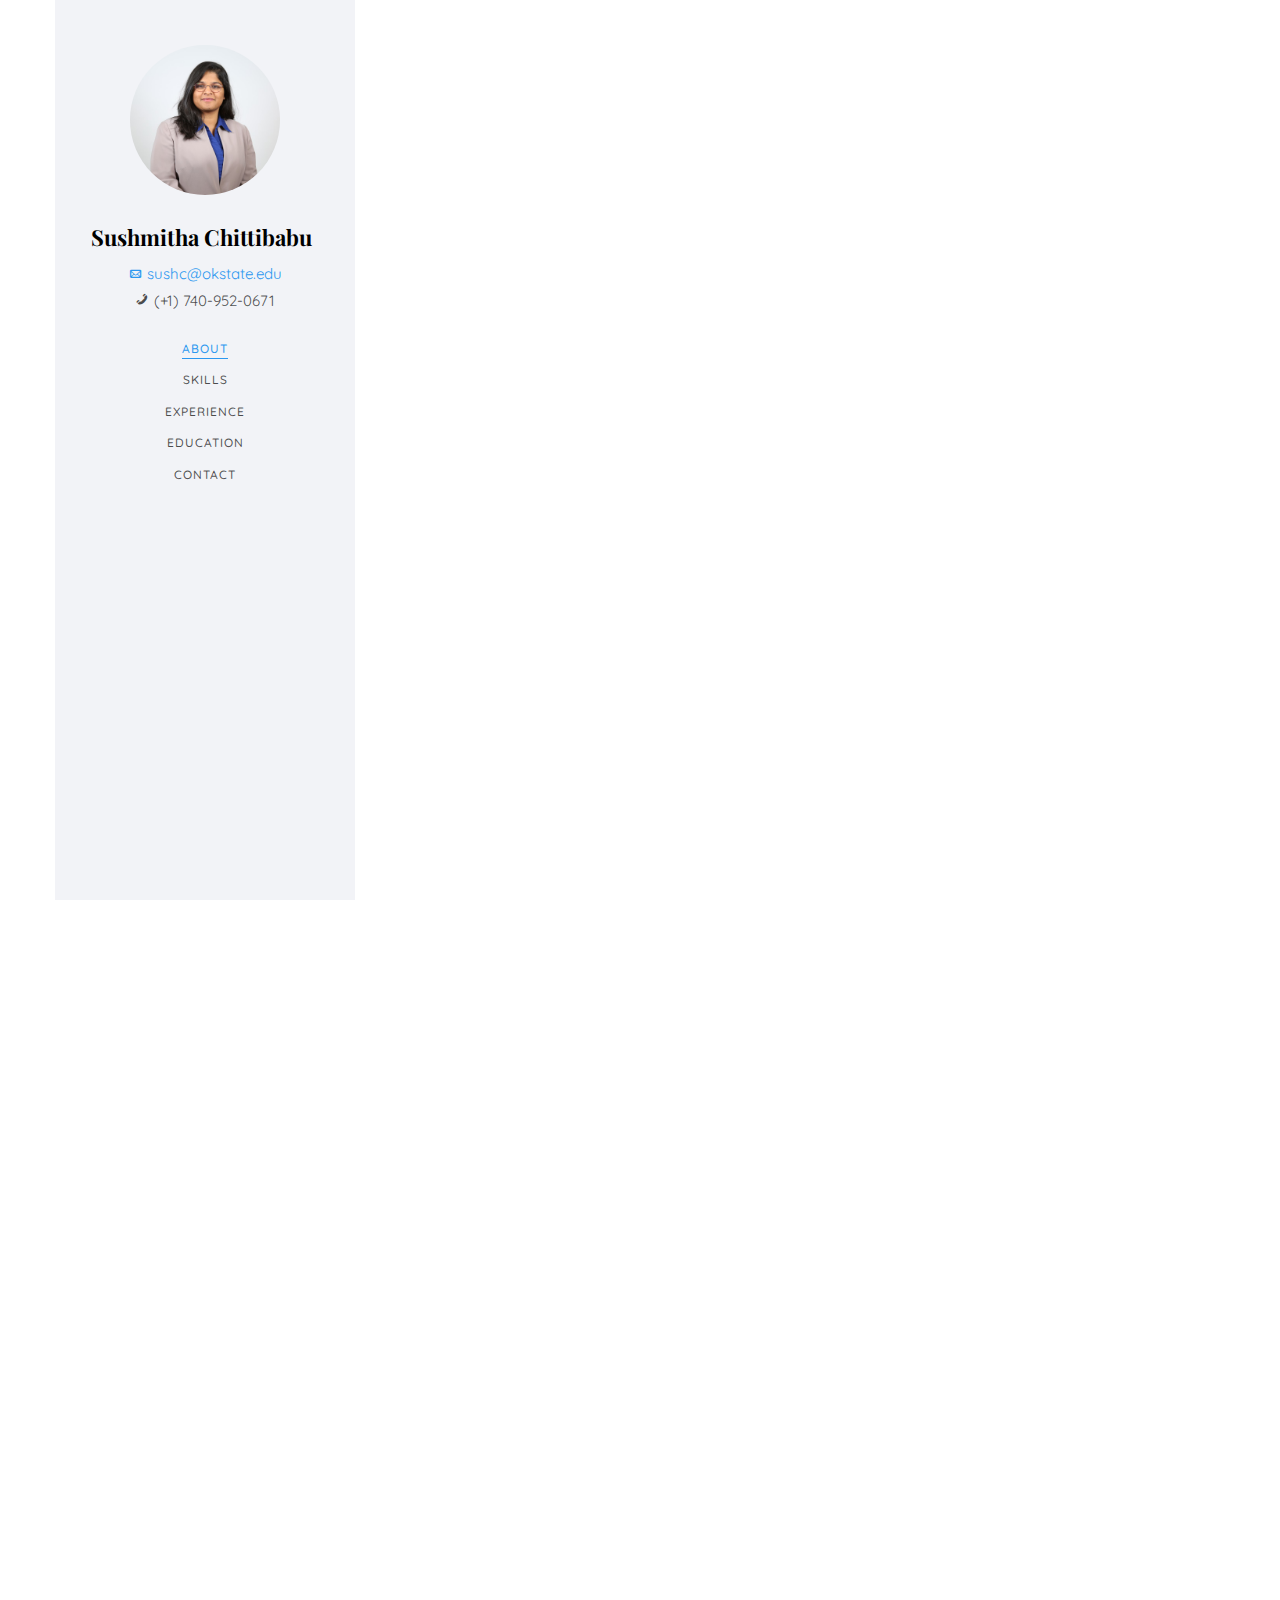
<file: index.html>
<!DOCTYPE HTML>
<html>
	<head>
	<meta charset="utf-8">
	<meta http-equiv="X-UA-Compatible" content="IE=edge">
	<title>Sush's Portfolio</title>
	<meta name="viewport" content="width=device-width, initial-scale=1">
	<meta name="description" content="" />
	<meta name="keywords" content="" />
	<meta name="author" content="" />

  <!-- Facebook and Twitter integration -->
	<meta property="og:title" content=""/>
	<meta property="og:image" content=""/>
	<meta property="og:url" content=""/>
	<meta property="og:site_name" content=""/>
	<meta property="og:description" content=""/>
	<meta name="twitter:title" content="" />
	<meta name="twitter:image" content="" />
	<meta name="twitter:url" content="" />
	<meta name="twitter:card" content="" />

	<!-- Place favicon.ico and apple-touch-icon.png in the root directory -->
	<!-- <link rel="shortcut icon" href="favicon.ico"> -->

	<link href="https://fonts.googleapis.com/css?family=Quicksand:300,400,500,700" rel="stylesheet">
	<link href="https://fonts.googleapis.com/css?family=Playfair+Display:400,400i,700" rel="stylesheet">
	
	<!-- Animate.css -->
	<link rel="stylesheet" href="css/animate.css">
	<!-- Icomoon Icon Fonts-->
	<link rel="stylesheet" href="css/icomoon.css">
	<!-- Bootstrap  -->
	<link rel="stylesheet" href="css/bootstrap.css">
	<!-- Flexslider  -->
	<link rel="stylesheet" href="css/flexslider.css">
	<!-- Flaticons  -->
	<!-- <link rel="stylesheet" href="fonts/flaticon/font/flaticon.css"> -->
	<!-- Owl Carousel -->
	<link rel="stylesheet" href="css/owl.carousel.min.css">
	<link rel="stylesheet" href="css/owl.theme.default.min.css">
	<!-- Theme style  -->
	<link rel="stylesheet" href="css/style.css">

	<!-- Modernizr JS -->
	<script src="js/modernizr-2.6.2.min.js"></script>
	<!-- FOR IE9 below -->
	<!--[if lt IE 9]>
	<script src="js/respond.min.js"></script>
	<![endif]-->

	<!-- <script src="https://ajax.googleapis.com/ajax/libs/jquery/3.5.1/jquery.min.js"></script> -->
<!-- <script>
$(document).ready(function(){
    $("li").click(function(){
        window.location=$(this).data("href");
    });
});
</script> -->

	</head>
	<body>
	<div id="colorlib-page">
		<div class="container-wrap">
		<a href="#" class="js-colorlib-nav-toggle colorlib-nav-toggle" data-toggle="collapse" data-target="#navbar" aria-expanded="false" aria-controls="navbar"><i></i></a>
		<aside id="colorlib-aside" role="complementary" class="border js-fullheight">
			<div class="text-center">
				<div class="author-img" style="background-image: url(images/sushc.jpg);"></div>
				<h1 id="colorlib-logo"><a href="index.html">Sushmitha Chittibabu</a></h1>
				<!-- <span class="position">sushc@okstate.edu</span> -->
				<span><a href="mailto:sushc@okstate.edu"><i class="icon-mail"></i> sushc@okstate.edu</a></span><br/>
				<span><a style="color: unset;" href="tel:740-952-0671"> <i class="icon-phone"></i> (+1) 740-952-0671</a></span><br/>
				<p></p>
				<!-- <span><a href="https://www.linkedin.com/in/sushc-okstate/" target="new"><i class="icon-linkedin2"></i> LinkedIn</a></span> -->
				<!-- <ul>
					<li><a href="#"><i class="icon-linkedin2"></i></a></li>
				</ul> -->
			</div>
			<nav id="colorlib-main-menu" role="navigation" class="navbar">
				<div id="navbar" class="collapse">
					<ul>
						<li class="active"><a href="#" data-nav-section="about">About</a></li>
						<li><a href="#" data-nav-section="services">Skills</a></li>
						<li><a href="#" data-nav-section="experience">Experience</a></li>
						<li><a href="#" data-nav-section="education">Education</a></li>
						<li><a href="#" data-nav-section="contact">Contact</a></li>
					</ul>
				</div>
			</nav>

			<div class="colorlib-footer" style="font-size:2%;"><p><small>&copy; 
				<!-- Link back to Colorlib can't be removed. Template is licensed under CC BY 3.0. -->
Copyright <script>document.write(new Date().getFullYear());</script> All rights reserved. Made with <i class="icon-heart" aria-hidden="true"></i> by <a href="https://colorlib.com" target="_blank">Colorlib</a>
<!-- Link back to Colorlib can't be removed. Template is licensed under CC BY 3.0. --> 
<!-- </span> <span>Distributed by <a href="https://themewagon.com" target="_blank">ThemeWagon</a></span> <span>Demo Images: <a href="https://unsplash.com/" target="_blank">Unsplash.com</a></span></small></p>
				<ul>
					<li><a href="#"><i class="icon-facebook2"></i></a></li>
					<li><a href="#"><i class="icon-twitter2"></i></a></li>
					<li><a href="#"><i class="icon-instagram"></i></a></li>
					<li><a href="#"><i class="icon-linkedin2"></i></a></li>
				</ul> -->
			</div>

		</aside>

		<div id="colorlib-main">
			<!-- <section id="colorlib-hero" class="js-fullheight" data-section="home">
				<div class="flexslider js-fullheight">
					<ul class="slides">
				   	<li style="background-image: url(images/img_bg_1.jpg);">
				   		<div class="overlay"></div>
				   		<div class="container-fluid">
				   			<div class="row">
					   			<div class="col-md-6 col-md-offset-3 col-md-pull-3 col-sm-12 col-xs-12 js-fullheight slider-text">
					   				<div class="slider-text-inner js-fullheight">
					   					<div class="desc">
						   					<h1>Hi! <br>I'm Sush</h1>
						   					<h2>100% html5 bootstrap templates Made by <a href="https://colorlib.com/" target="_blank">colorlib.com</a></h2>
												<p><a class="btn btn-primary btn-learn">Download CV <i class="icon-download4"></i></a></p>
											</div>
					   				</div>
					   			</div>
					   		</div>
				   		</div>
				   	</li>
				   	<li style="background-image: url(images/img_bg_2.jpg);">
				   		<div class="overlay"></div>
				   		<div class="container-fluid">
				   			<div class="row">
					   			<div class="col-md-6 col-md-offset-3 col-md-pull-3 col-sm-12 col-xs-12 js-fullheight slider-text">
					   				<div class="slider-text-inner">
					   					<div class="desc">
						   					<h1>I am <br>a Designer</h1>
												<h2>100% html5 bootstrap templates Made by <a href="https://colorlib.com/" target="_blank">colorlib.com</a></h2>
												<p><a class="btn btn-primary btn-learn">View Portfolio <i class="icon-briefcase3"></i></a></p>
											</div>
					   				</div>
					   			</div>
					   		</div>
				   		</div>
				   	</li>
				  	</ul>
			  	</div>
			</section> -->

			<section class="colorlib-about" data-section="about" style="padding-bottom: 40px !important;">
				<div class="colorlib-narrow-content">
					<div class="row">
						<div class="col-md-12">
							<div class="row row-bottom-padded-sm animate-box" data-animate-effect="fadeInLeft">
								<div class="col-md-12">
									<div class="about-desc">
										<span class="heading-meta">About Me</span>
										<h2 class="colorlib-heading" style="margin-bottom: 45px;">Hi I'm Sush!</h2>
										<p>I am an accomplished web application developer with an extensive background in the Software Development Life Cycle (SDLC). Currently pursuing a Master of Science in Computer Science at Oklahoma State University. I hold a Bachelor of Technology in Information Technology from Chennai, India.</p>
										<p>&bull; Experienced Computer Science graduate student with 5+ years of industry experience. </p>
										<p>&bull; Proficient in full-stack web development and project management with a strong foundation in web-based application development and database technologies. </p>
										<p>&bull; Eager to apply theoretical knowledge to real-world challenges as a Software Engineering Intern at Reddit, demonstrating exceptional coding skills, teamwork, and a passion for continuous learning.
											</p>
									</div>
								</div>
							</div>
						</div>
					</div>
				</div>
			</section>
			
			<section class="colorlib-services" data-section="services">
				<div class="colorlib-narrow-content">
					<div class="row">
						<div class="col-md-6 col-md-offset-3 col-md-pull-3 animate-box" data-animate-effect="fadeInLeft">
							<span class="heading-meta">MY SPECIALTY</span>
							<h2 class="colorlib-heading">Here are some things I am good at</h2>
						</div>
					</div>
					<div class="row row-pt-md">
						<div class="col-md-4 text-center animate-box">
							<div class="services color-1">
								<span class="icon">
									<i class="icon-bulb"></i>
								</span>
								<div class="desc">
									<h3>Languages</h3>
									<p>&bull; PHP</p>
									<p>&bull; Java</p>
									<p>&bull; Python</p>
								</div>
							</div>
						</div>
						<div class="col-md-4 text-center animate-box">
							<div class="services color-2">
								<span class="icon">
									<i class="icon-data"></i>
								</span>
								<div class="desc">
									<h3>Framework</h3>
									<p>&bull;Laravel</p>
										<p>&bull;Angular JS</p> 
											<p>&bull;Vue JS</p>
												<p>&bull;Spring</p>
								</div>
							</div>
						</div>
						<div class="col-md-4 text-center animate-box">
							<div class="services color-3">
								<span class="icon">
									<i class="icon-phone3"></i>
								</span>
								<div class="desc">
									<h3>Web Technologies</h3>
									<p>&bull;HTML</p> <p>&bull;CSS</p> <p>&bull;JavaScript</p> <p>&bull;jQuery</p> <p>&bull;Bootstrap</p>
									
								</div>
							</div>
						</div>
						<div class="col-md-4 text-center animate-box">
							<div class="services color-4">
								<span class="icon">
									<i class="icon-layers2"></i>
								</span>
								<div class="desc">
									<h3>Software</h3>
									<p>&bull;WordPress</p> <p>&bull;Toad</p> <p>&bull;Tableau Desktop (Design/Development)</p> <p>&bull;Salesforce Lightening Web Components</p> <p>&bull;GitHub</p>
								</div>
							</div>
						</div>
						<div class="col-md-4 text-center animate-box">
							<div class="services color-5">
								<span class="icon">
									<i class="icon-data"></i>
								</span>
								<div class="desc">
									<h3>Database</h3>
									<p>&bull;MySQL</p> <p>&bull;PL/SQL</p>
								</div>
							</div>
						</div>
						<div class="col-md-4 text-center animate-box">
							<div class="services color-6">
								<span class="icon">
									<i class="icon-phone3"></i>
								</span>
								<div class="desc">
									<h3>Tools</h3>
									<p>&bull;Git</p> <p>&bull;Qualtrics</p> <p>&bull;Jira SDLC</p>
								</div>
							</div>
						</div>
					</div>
				</div>
			</section>
			<section class="colorlib-experience" data-section="experience">
				<div class="colorlib-narrow-content">
					<div class="row">
						<div class="col-md-6 col-md-offset-3 col-md-pull-3 animate-box" data-animate-effect="fadeInLeft">
							<span class="heading-meta">Experience</span>
							<h2 class="colorlib-heading animate-box">Work Experience</h2>
						</div>
					</div>
					<div class="row">
						<div class="col-md-12">
				         <div class="timeline-centered">
							<article class="timeline-entry animate-box" data-animate-effect="fadeInLeft">
					            <div class="timeline-entry-inner">

					               <div class="timeline-icon color-1">
					                  <i class="icon-pen2"></i>
					               </div>

					               <div class="timeline-label">
					                  <h2><a href="#">Interworks, Inc. - Full Stack Developer Intern</a> <span>May 2024 – Present</span></h2>
					                  <ul>
										<li>
											Consulting with developers to define the right solution.
										</li>
										<li>
											Installing and customizing software based on developers’ needs.
										</li>
										<li>
											Interacting directly with developers to outline requirements, manage expectations, and train in software administration.
										</li>
										<li>
											Managing and delivering PHP software.	
										</li>
									  </ul>
					               </div>
					            </div>
					         </article>


					         <article class="timeline-entry animate-box" data-animate-effect="fadeInLeft">
					            <div class="timeline-entry-inner">

					               <div class="timeline-icon color-2">
					                  <i class="icon-pen2"></i>
					               </div>

					               <div class="timeline-label">
					                  <h2><a href="#">Graduate Research Assistant - Application Developer</a> <span>Sept 2023 – May 2024</span></h2>
					                  <ul>
										<li>
											Conducting research on animal health in agricultural land and developing a web-based livestock management system for tracking animal information.
										</li>
										<li>
											Implemented an interactive map interface for real-time management and view of animal groups and individual animals. Proposed improvements based on the identified factors affecting animal health. 
										</li>
										<li>
											Worked with technical team members to gather requirements, estimate work efforts, and build stable products for customers.
										</li>
									  </ul>
					               </div>
					            </div>
					         </article>


					         <article class="timeline-entry animate-box" data-animate-effect="fadeInRight">
					            <div class="timeline-entry-inner">
					               <div class="timeline-icon color-3">
					                  <i class="icon-pen2"></i>
					               </div>
					               <div class="timeline-label">
					               	<h2><a href="#">Oklahoma State University - Application Developer</a> <span>Mar 2023 – Sept 2023</span></h2>
					                  <ul>
										<li>
											Proficient in Qualtrics, creating tailored professional forms and surveys for diverse business needs. Skilled in intuitive UI design and data accessibility for analysis.
										</li>
										<li>
											Show expertise in using iSupport, a tool used for tracking and updating the progress of work tickets. This involves prioritizing tickets based on urgency, and ensuring issues are resolved in a timely manner.
										</li>
										<li>
											Manage website updates via OMNI CMS, ensuring accuracy, enhancing user experience by communicating effectively with stakeholders, and resolving issues for seamless functionality.
										</li>
									  </ul>
					               </div>
					            </div>
					         </article>

					         <article class="timeline-entry animate-box" data-animate-effect="fadeInLeft">
					            <div class="timeline-entry-inner">
					               <div class="timeline-icon color-4">
					                  <i class="icon-pen2"></i>
					               </div>
					               <div class="timeline-label">
					               	<h2><a href="#">JMAN Digital Solutions - Web Solutions Enabler</a> <span>Feb 2016- May 2021</span></h2>
					                  <ul>
										<li>
											Collaborated with multiple teams to design, implement, and quality check deliverables for 500+ clients, while also documenting work solutions and procedures extensively for the organizational Wiki.
										</li>
										<li>
											Coordinated a diverse team for timely project delivery and customer service and conducted onboarding and coaching for new employees. 
										</li>
										<li>
											Written well designed, testable, efficient code by using best development software development practices.
										</li>
										<li>
											Designing user interfaces and evaluating code to ensure that it meets industry standards, matches client’s wire framework, is properly structured and compatible with browsers and devices.
										</li>
										<li>Troubleshooting problems with performance or user experience. Served as the Scrum Master in a rotational capacity during a Sprint.
										</li>
									  </ul>
					               </div>
					            </div>
					         </article>
					         <article class="timeline-entry begin animate-box" data-animate-effect="fadeInBottom">
					            <div class="timeline-entry-inner">
					               <div class="timeline-icon color-none">
					               </div>
					            </div>
					         </article>
					      </div>
					   </div>
				   </div>
				</div>
			</section>


			<section class="colorlib-education" data-section="education">
				<div class="colorlib-narrow-content">
					<div class="row">
						<div class="col-md-6 col-md-offset-3 col-md-pull-3 animate-box" data-animate-effect="fadeInLeft">
							<span class="heading-meta">Education</span>
							<h2 class="colorlib-heading animate-box">Education</h2>
						</div>
					</div>
					<div class="row">
						<div class="col-md-12 animate-box" data-animate-effect="fadeInLeft">
							<div class="fancy-collapse-panel">
								<div class="panel-group" id="accordion" role="tablist" aria-multiselectable="true">
									<div class="panel panel-default">
									    <div class="panel-heading" role="tab" id="headingOne">
									        <h4 class="panel-title">
									            <a data-toggle="collapse" data-parent="#accordion" href="#collapseOne" aria-expanded="true" aria-controls="collapseOne">Master of Science, Computer Science
									            </a>
									        </h4>
									    </div>
									    <div id="collapseOne" class="panel-collapse collapse in" role="tabpanel" aria-labelledby="headingOne" style="background-image: url(images/osubackground.jpg);">
									         <div class="panel-body">
									            <div class="row">
										      		<div class="col-md-6">
										      			<p>Oklahoma State University , Stillwater, Ok</p>
														  <span>𝗦𝗽𝗿𝗶𝗻𝗴 𝟮𝟬𝟮𝟯 (𝘎𝘳𝘢𝘥𝘦 - 4.0)</span>
														  <ul><li><span>CS5113 - Computer Organization and Architecture</span></li>
															<li><span>CS5233 - Intro to Database Systems</span></li>
															<li><span>CS3613 - Theoretical Foundations of Computing</span></li>
														  </ul>
														<p></p>
															<span>𝗦𝘂𝗺𝗺𝗲𝗿 𝟮𝟬𝟮𝟯 (𝘎𝘳𝘢𝘥𝘦 - 4.0)</span>
															<ul><li><span>MSIS 5623 - Information and Network Technology Management</span></li></ul>
														<p></p>
															<span>𝗙𝗮𝗹𝗹 𝟮𝟬𝟮𝟯 (𝘎𝘳𝘢𝘥𝘦 - 3.4)</span>
															<ul><li><span>CS 5413 - Data Structures and Algorithm Analysis II</span> </li>
															<li><span>CS 5313 - Formal Language Theory</span> </li>
															<li><span>CS 5473 - Software Engineering</span></li></ul>
										      		</div>
										      		<div class="col-md-6">
										      			<p style="text-align: right;"><b>Expected: December 2024</b></p>
														<span>Spring 𝟮𝟬𝟮4 (𝘎𝘳𝘢𝘥𝘦 - 4.0)</span><br/>
														<ul><li><span>CS 5123 - Cloud Computing & Distributed Systems</span></li>
														<li><span>CS 5323 - Design & Implementation of Operating Systems II</span> </li>
														<li><span>MSIS 5213 - Information Assurance Management</span></li></ul>
														<p></p>
															<span>𝗦𝘂𝗺𝗺𝗲𝗿 𝟮𝟬𝟮4 (𝘎𝘳𝘢𝘥𝘦 - 4.0)</span>
															<ul><li><span>CS 5030 - Professional Practice</span></li></ul>
														<p></p>
															<span>𝗙𝗮𝗹𝗹 𝟮𝟬𝟮4 (Current)</span>
															<ul><li><span>CS 5030 - Professional Practice</span></li></ul>
										      		</div>
										      	</div>
									         </div>
									    </div>
									</div>
									<div class="panel panel-default">
									    <div class="panel-heading" role="tab" id="headingTwo">
									        <h4 class="panel-title">
									            <a class="collapsed" data-toggle="collapse" data-parent="#accordion" href="#collapseTwo" aria-expanded="false" aria-controls="collapseTwo">Bachelor of Technology in Information Technology
									            </a>
									        </h4>
									    </div>
									    <div id="collapseTwo" class="panel-collapse collapse" role="tabpanel" aria-labelledby="headingTwo" style="background-image: url(images/chennai.jpg); ">
									        <div class="panel-body">
									            <div class="row">
													<div class="col-md-6">
														<p>Anna University , Chennai, India</p>
														<span>(𝘎𝘳𝘢𝘥𝘦 - 7.8)</span>
														<ul><li><span>CS2203 - Object Oriented Programming</span></li>
														  <li><span>IT2201 - Data Structures and Algorithms</span></li>
														  <li><span>CS2253 - Computer Organizaion and Architecture</span></li>
														  <li><span>IT2352 - Web Technology</span></li>
														  </ul>
														  <p></p>
													</div>
													<div class="col-md-6">
														<p style="text-align: right;"><b>2011 - 2015</b></p>
													  <span></span><br/>
													  <ul><li><span>CS2254 - Operating Systems</span> </li>
													  <li><span>CS2255 - Database Management Systerns</span> </li>
													  <li><span>IT2301 - Java Programming</span></li>
													  <li><span>IT2024 - User Interface Design</span></li></ul>
													</div>
												</div>
												<div class="row">
													<div class="col-md-12">
														<span><b>Project Title:</b> Web-Based Online Job Tracker and Aptitude Test Platform</span><br/>
														<ul>
															<li><b>Technologies Used: </b>Php, MySql, Html, jsp, Ajax, JQuery, WAMP</li>
															<li>
																During my bachelor’s degree, I developed a comprehensive web application, apsandjobs.mastermindbender.in, designed to enhance the job search experience for students. This platform, built using PHP, offers a wide array of services including job tracking, aptitude testing, and placement guidance, all under one roof.
															</li>

															<li>The platform’s Aptitude Testing feature allows students to answer a diverse range of aptitude questions, providing them with a score-based result. This dynamic result storage system enables users to gauge their knowledge and track their progress over time. The platform also maintains a record of the tests each student has taken, allowing for efficient tracking and review.
															</li>

															<li>The Job Tracking feature is designed to dynamically crawl the web for job opportunities. It not only tracks jobs according to user preferences but also sends email notifications to eligible candidates, ensuring that users are always up-to-date with relevant opportunities.
															</li>
							
															<li>The platform’s Placement Guide provides essential information about interview and HR questions, offering insights into group discussion etiquette. It highlights common mistakes, providing users with clear guidelines on what to avoid during group discussions.
															</li>
	
															<li>The user interface of the platform is designed for optimal browser compatibility across systems, mobile devices, and tablets, ensuring a seamless user experience regardless of the device used.
															</li>

															<li>This project demonstrates my ability to develop a multifunctional web application that addresses the needs of job-seeking students, providing them with a one-stop solution for aptitude testing, job tracking, and placement guidance.
															</li>
														</ul>
													</div>
												</div>
									        </div>
									    </div>
									</div>
								</div>
							</div>
						</div>
					</div>
				</div>
			</section>

			<section class="colorlib-contact" data-section="contact">
				<div class="colorlib-narrow-content">
					<div class="row">
						<div class="col-md-6 col-md-offset-3 col-md-pull-3 animate-box" data-animate-effect="fadeInLeft">
							<span class="heading-meta">Get in Touch</span>
							<h2 class="colorlib-heading">Contact</h2>
						</div>
					</div>
					<div class="row">
						<div class="col-md-5">
							<div class="colorlib-feature colorlib-feature-sm animate-box" data-animate-effect="fadeInLeft">
								<div class="colorlib-icon">
									<i class="icon-globe-outline"></i>
								</div>
								<div class="colorlib-text">
									<p><a href="mailto:sushc@okstate.edu">sushc@okstate.edu</a></p>
								</div>
							</div>

							<div class="colorlib-feature colorlib-feature-sm animate-box" data-animate-effect="fadeInLeft">
								<div class="colorlib-icon">
									<i class="icon-linkedin2"></i>
								</div>
								<div class="colorlib-text">
									<!-- <p><a href="#">info@domain.com</a></p> -->
									<p><a href="https://www.linkedin.com/in/sushc-okstate/" target="new">LinkedIn - sushc-okstate</a></p>
								</div>
							</div>
						</div>
						<div class="col-md-7 col-md-push-1">
							<div class="colorlib-feature colorlib-feature-sm animate-box" data-animate-effect="fadeInLeft">
								<div class="colorlib-icon">
									<i class="icon-phone"></i>
								</div>
								<div class="colorlib-text">
									<p><a href="tel:740-952-0671">(+1)740-952-0671</a></p>
								</div>
							</div>

							<div class="colorlib-feature colorlib-feature-sm animate-box" data-animate-effect="fadeInLeft">
								<div class="colorlib-icon">
									<i class="icon-cloud4"></i>
								</div>
								<div class="colorlib-text">
									<p><a href="https://public.tableau.com/app/profile/sushmitha.c2236/vizzes" target="new">Tableau Dashboard</a></p>
								</div>
							</div>
						</div>
					</div>
				</div>
			</section>

		</div><!-- end:colorlib-main -->
	</div><!-- end:container-wrap -->
	</div><!-- end:colorlib-page -->
	<script src="https://code.jquery.com/jquery-3.6.0.min.js"></script>
	<script>
	//   $(document).ready(function(){
		
	// 	// Hide all project boxes except the ones with class link1
	// 	$(".project").not(".link1").hide();
	// 	// Add active class to the All filter link
	// 	$(".filter[data-filter='.link1']").addClass("active");
	// 	// Handle the click event on the filter links
	// 	$(".filter").click(function(){
	// 	  // Remove the active class from the previous filter link
	// 	  $(".filter").removeClass("active");
	// 	  // Add the active class to the current filter link
	// 	  $(this).addClass("active");
	// 	  // Get the data-filter value of the clicked link
	// 	  var filter = $(this).attr("data-filter");
	// 	  // Show the project boxes that match the filter value
	// 	  $(".project").filter(filter).show();
	// 	  // Hide the project boxes that do not match the filter value
	// 	  $(".project").not(filter).hide();
	// 	});
	//   });
	$(".filter").click(function(event){
  // Prevent the default action
  event.preventDefault();
  
  // Remove the active class from the previous filter link
  $(".filter").removeClass("active");
  
  // Add the active class to the current filter link
  $(this).addClass("active");
  
  // Get the data-filter value of the clicked link
  var filter = $(this).attr("data-filter");

     // Show the project boxes that match the filter value and their parent divs
  $(".project").filter(filter).parent().show();
  
  // Hide the project boxes that do not match the filter value and their parent divs
  $(".project").not(filter).parent().hide();
// });
});
	</script>
	<!-- jQuery -->
	<script src="js/jquery.min.js"></script>
	<!-- jQuery Easing -->
	<script src="js/jquery.easing.1.3.js"></script>
	<!-- Bootstrap -->
	<script src="js/bootstrap.min.js"></script>
	<!-- Waypoints -->
	<script src="js/jquery.waypoints.min.js"></script>
	<!-- Flexslider -->
	<script src="js/jquery.flexslider-min.js"></script>
	<!-- Owl carousel -->
	<script src="js/owl.carousel.min.js"></script>
	<!-- Counters -->
	<script src="js/jquery.countTo.js"></script>
	
	
	<!-- MAIN JS -->
	<script src="js/main.js"></script>

	

	</body>
</html>
</file>
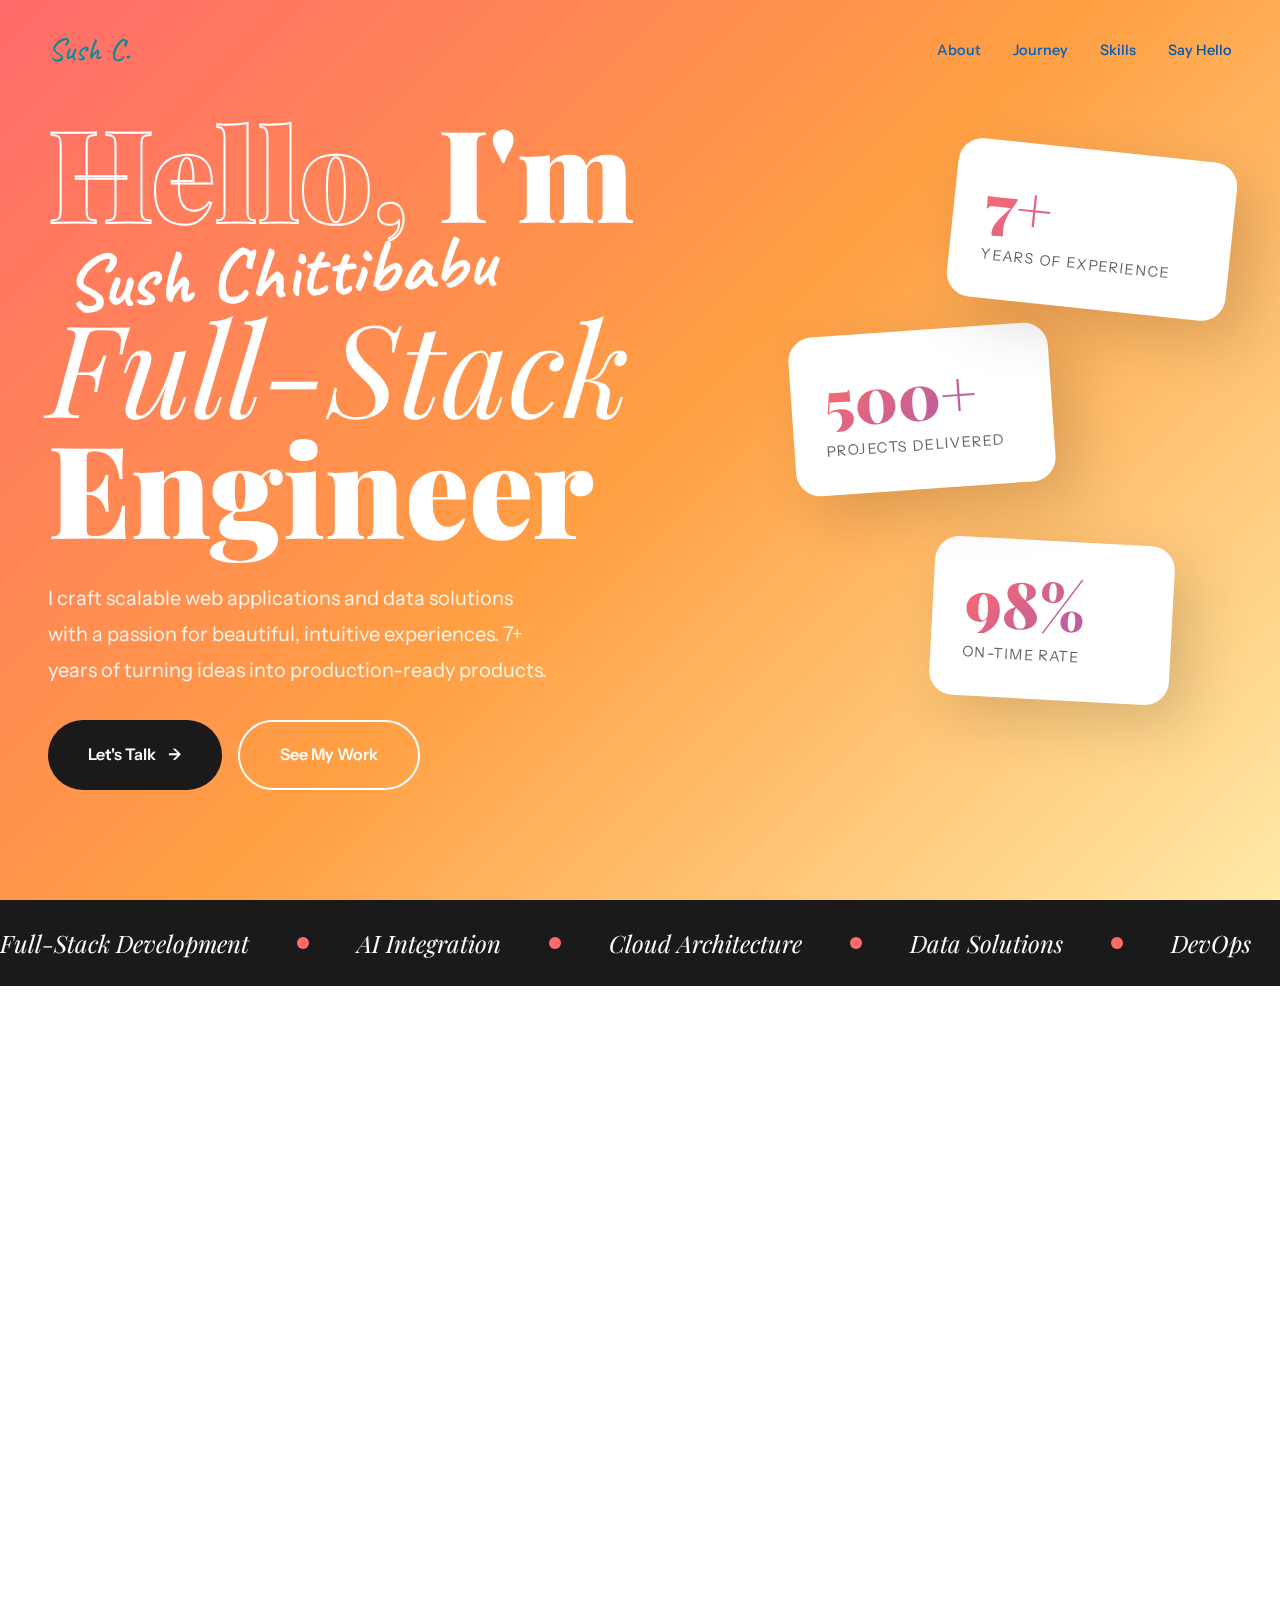
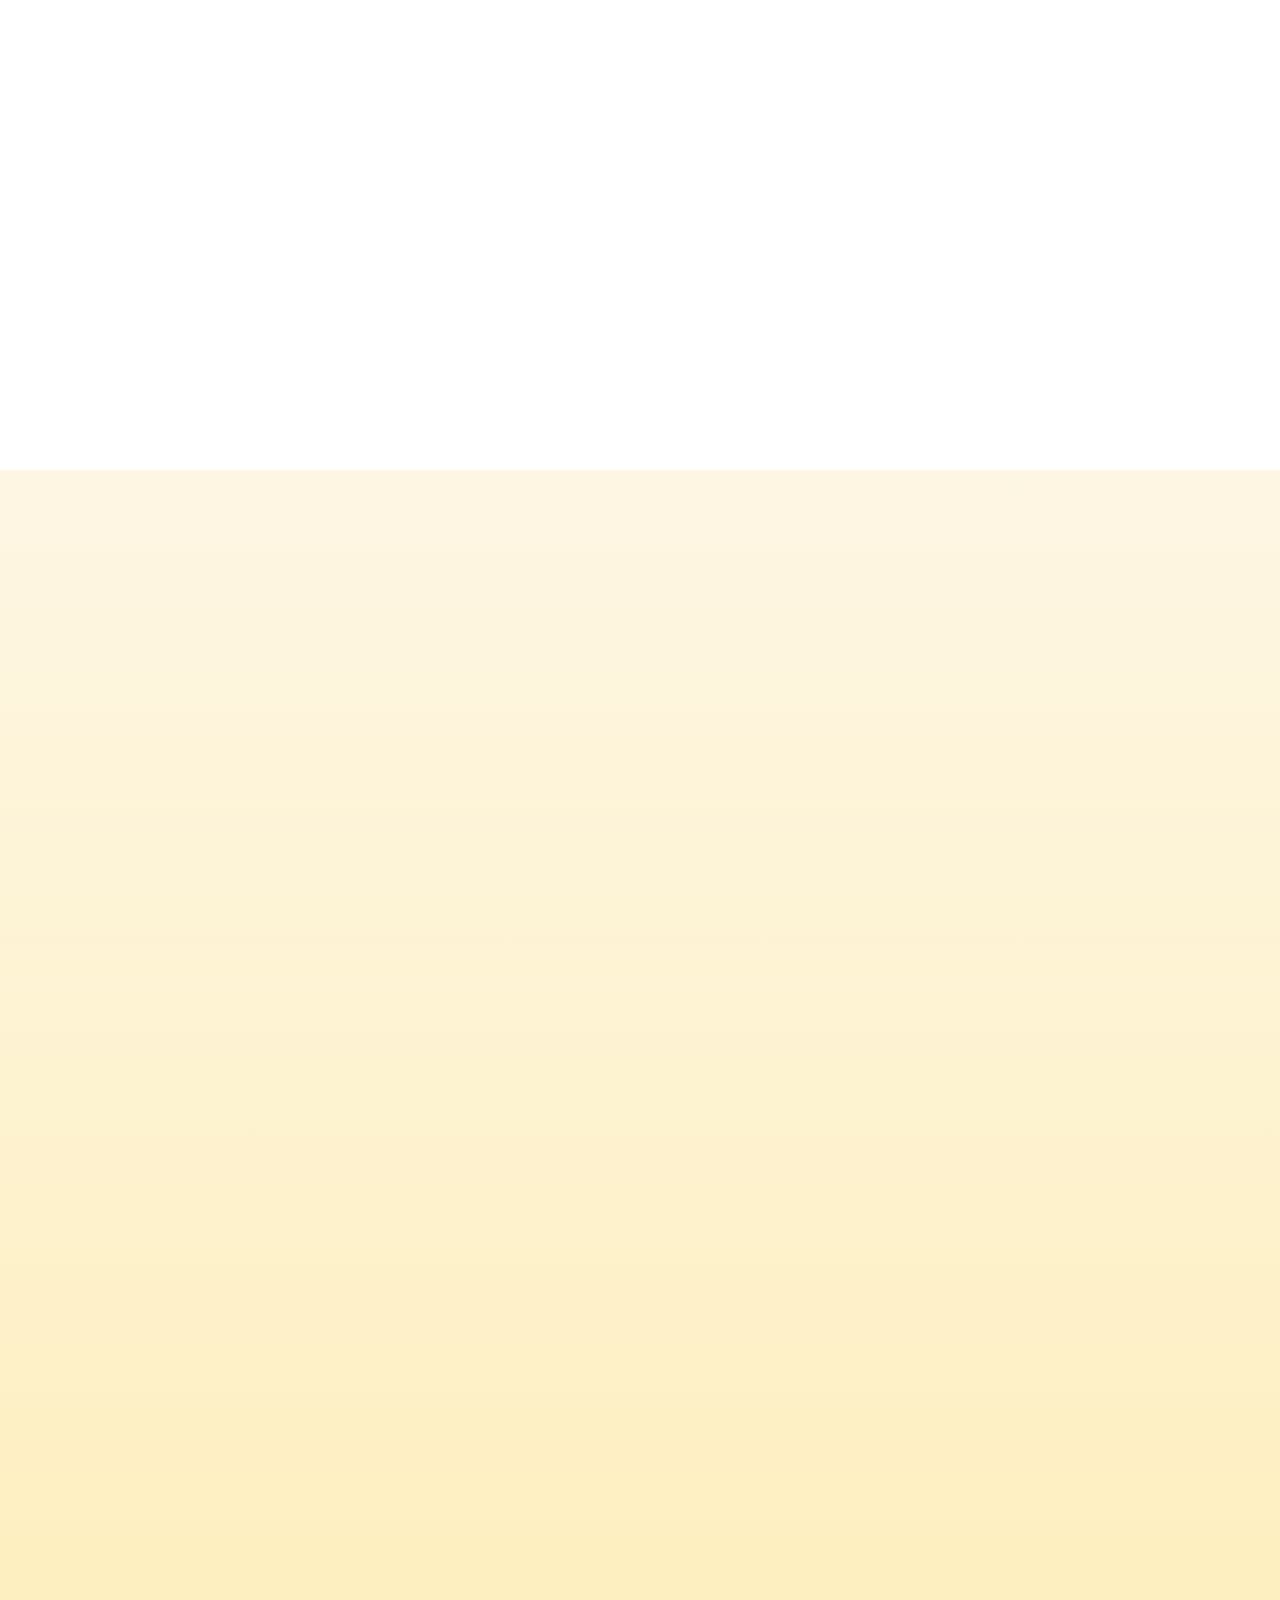
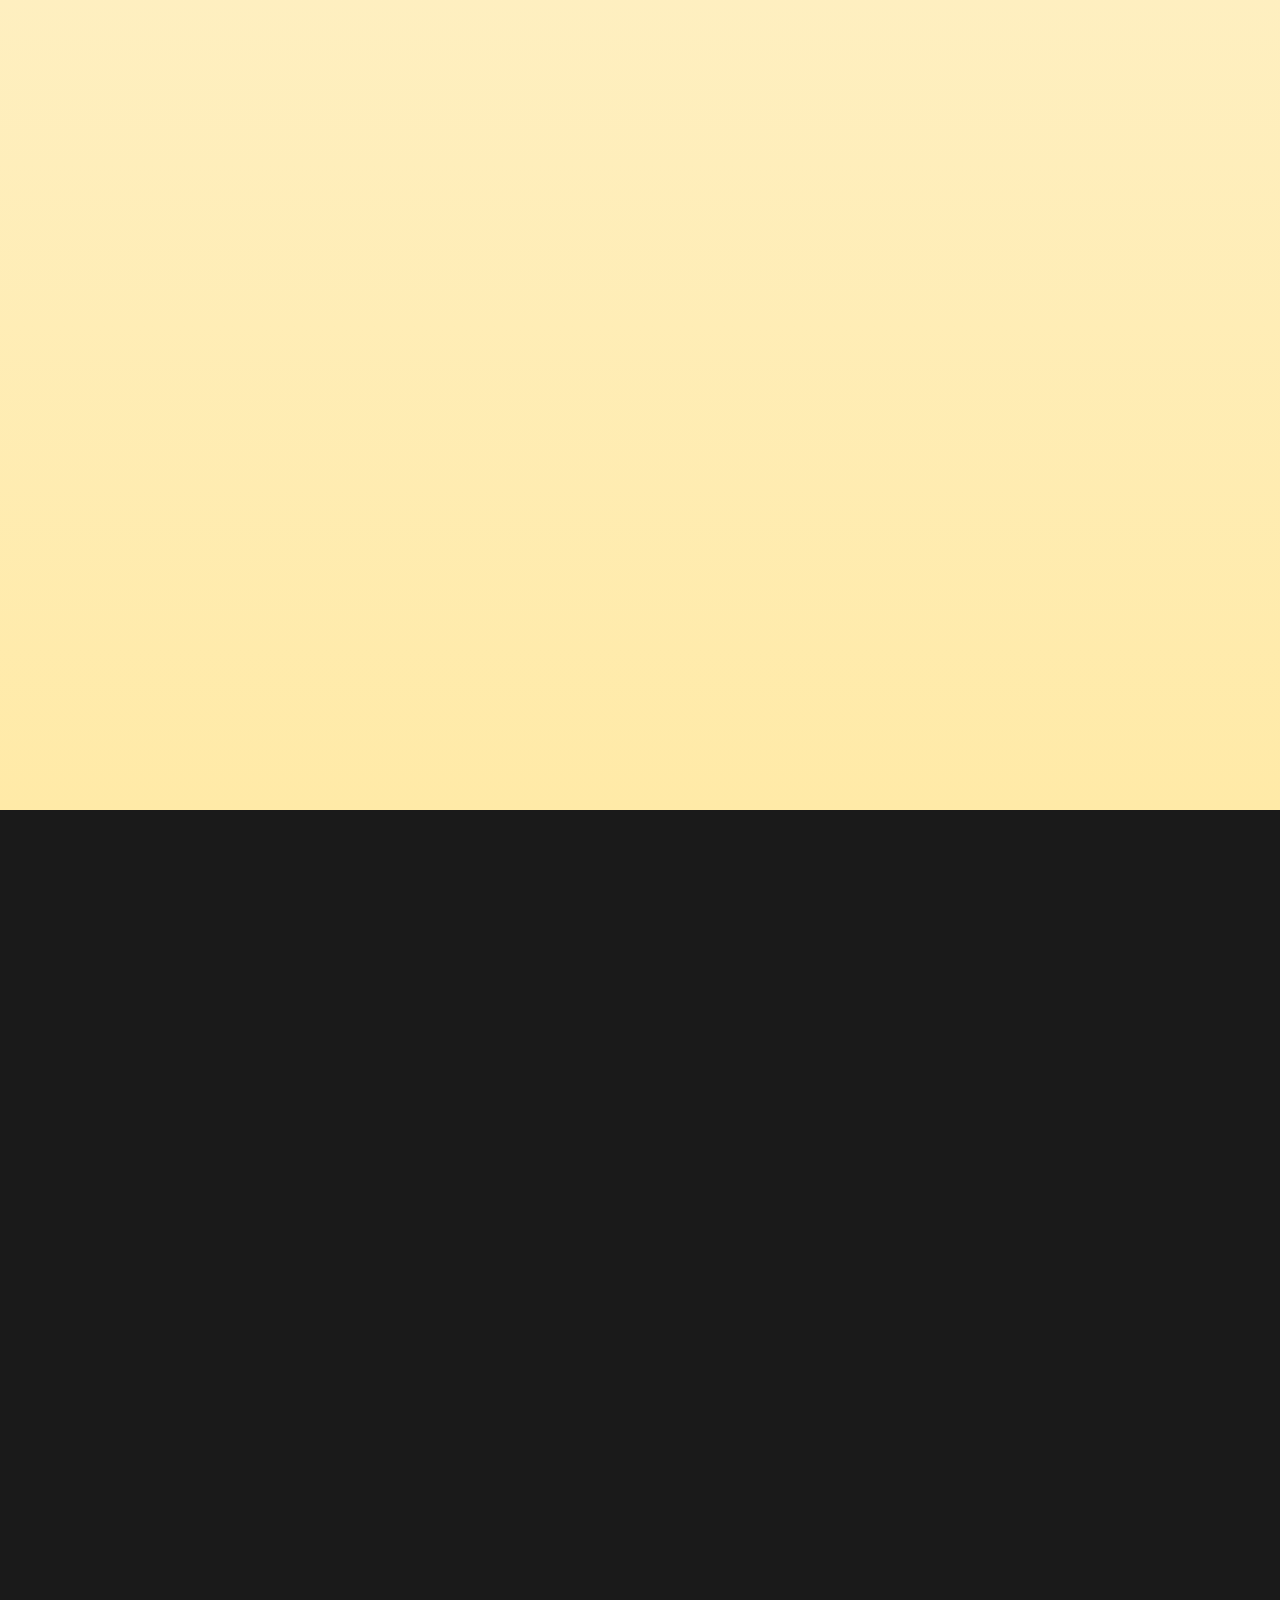
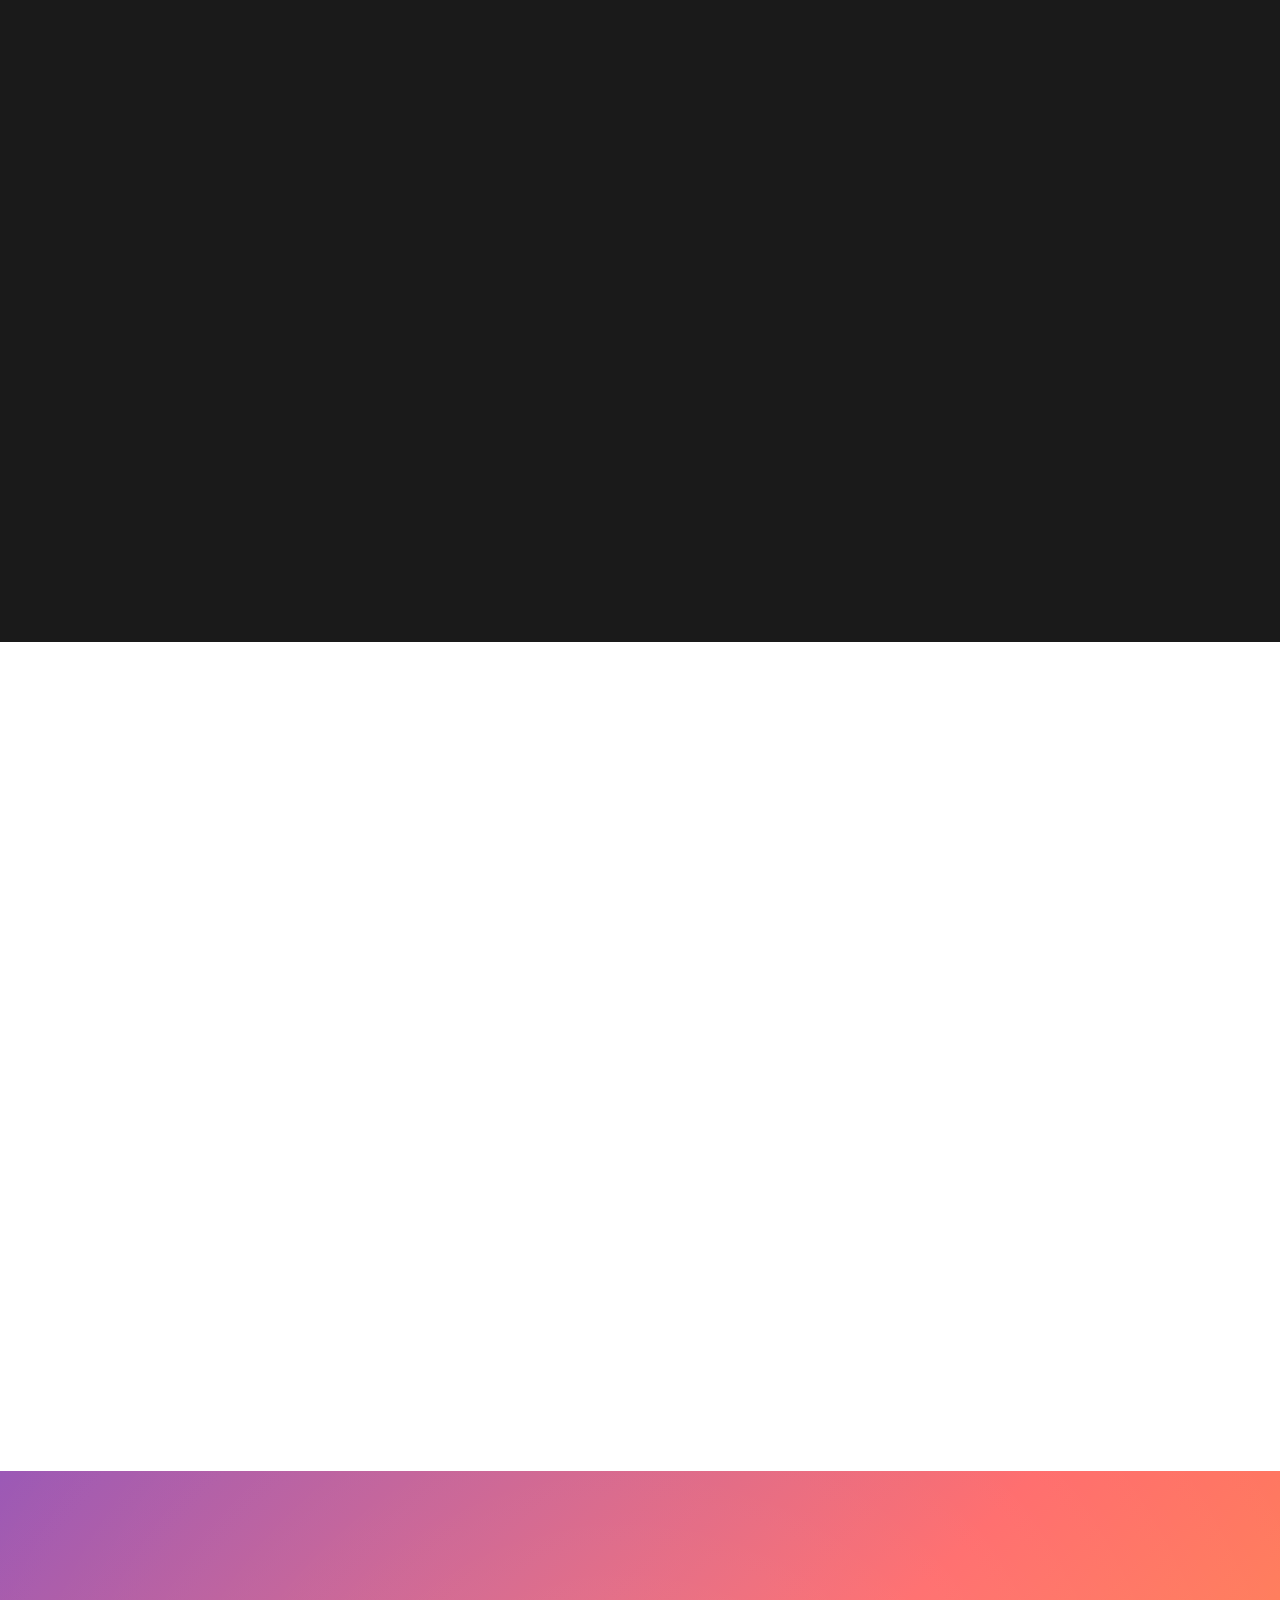
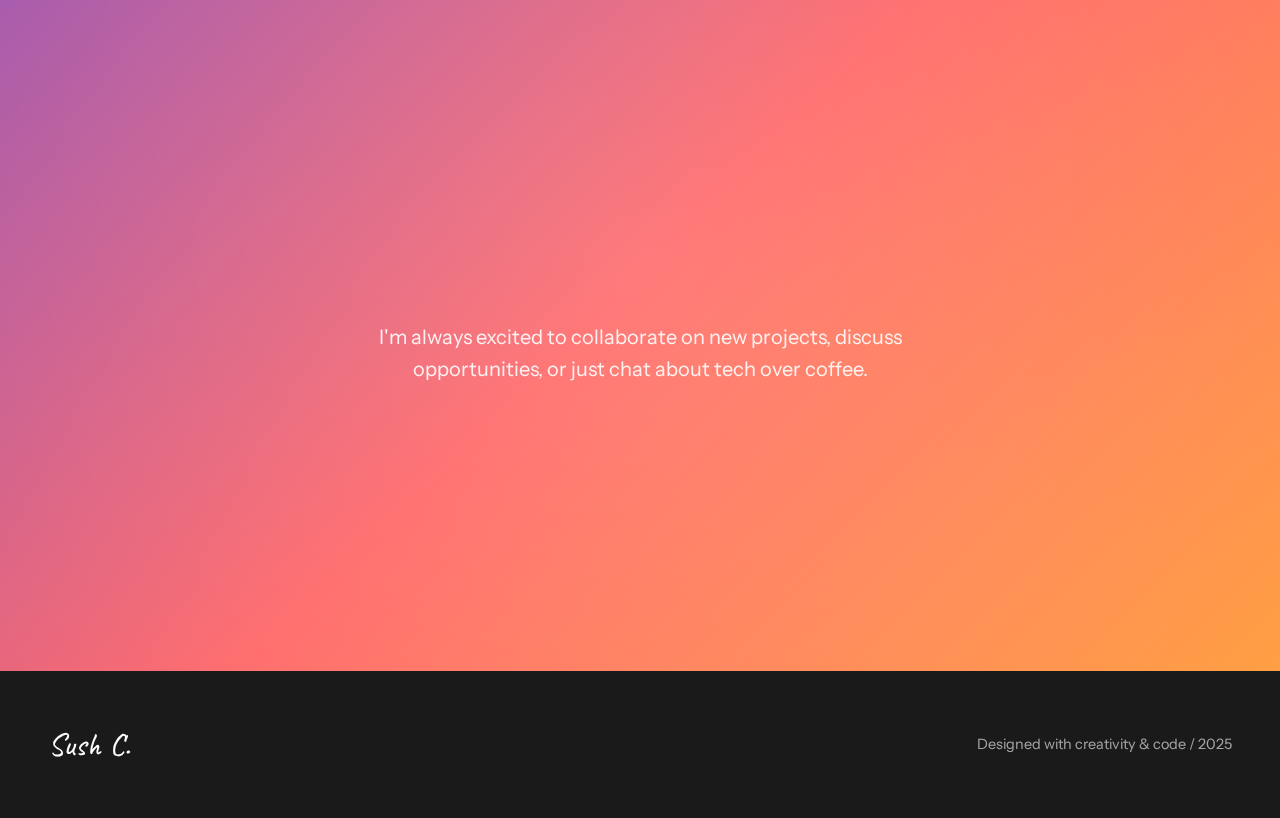
<file: artistic.html>
<!DOCTYPE html>
<html lang="en">
<head>
    <meta charset="UTF-8">
    <meta name="viewport" content="width=device-width, initial-scale=1.0">
    <title>Sush Chittibabu | Creative Full-Stack Engineer</title>
    <link rel="preconnect" href="https://fonts.googleapis.com">
    <link rel="preconnect" href="https://fonts.gstatic.com" crossorigin>
    <link href="https://fonts.googleapis.com/css2?family=Playfair+Display:ital,wght@0,400;0,700;0,900;1,400;1,700&family=Instrument+Sans:wght@400;500;600;700&family=Caveat:wght@400;700&display=swap" rel="stylesheet">
    <style>
        * {
            margin: 0;
            padding: 0;
            box-sizing: border-box;
        }

        :root {
            --cream: #FDF6E3;
            --ink: #1a1a1a;
            --coral: #FF6B6B;
            --peach: #FFEAA7;
            --lavender: #DDA0DD;
            --mint: #98D8C8;
            --sky: #87CEEB;
            --tangerine: #FF9F43;
            --rose: #FF85A2;
            --violet: #9B59B6;
            --electric: #00D9FF;
        }

        html {
            scroll-behavior: smooth;
        }

        body {
            font-family: 'Instrument Sans', sans-serif;
            background: var(--cream);
            color: var(--ink);
            line-height: 1.6;
            overflow-x: hidden;
            cursor: url("data:image/svg+xml,%3Csvg xmlns='http://www.w3.org/2000/svg' width='32' height='32' viewBox='0 0 32 32'%3E%3Ccircle cx='16' cy='16' r='8' fill='%23FF6B6B'/%3E%3C/svg%3E") 16 16, auto;
        }

        ::selection {
            background: var(--coral);
            color: white;
        }

        /* Custom Cursor Trail */
        .cursor-trail {
            position: fixed;
            width: 20px;
            height: 20px;
            border-radius: 50%;
            pointer-events: none;
            z-index: 9999;
            mix-blend-mode: difference;
            background: var(--coral);
            transition: transform 0.1s ease;
        }

        /* Floating Shapes */
        .floating-shapes {
            position: fixed;
            top: 0;
            left: 0;
            width: 100%;
            height: 100%;
            pointer-events: none;
            z-index: -1;
            overflow: hidden;
        }

        .shape {
            position: absolute;
            opacity: 0.6;
        }

        .shape-1 {
            width: 300px;
            height: 300px;
            background: var(--peach);
            border-radius: 30% 70% 70% 30% / 30% 30% 70% 70%;
            top: 10%;
            right: -50px;
            animation: morph 15s ease-in-out infinite, float 8s ease-in-out infinite;
        }

        .shape-2 {
            width: 200px;
            height: 200px;
            background: var(--lavender);
            border-radius: 60% 40% 30% 70% / 60% 30% 70% 40%;
            bottom: 20%;
            left: -30px;
            animation: morph 12s ease-in-out infinite reverse, float 10s ease-in-out infinite reverse;
        }

        .shape-3 {
            width: 150px;
            height: 150px;
            background: var(--mint);
            border-radius: 40% 60% 60% 40% / 70% 30% 70% 30%;
            top: 50%;
            right: 10%;
            animation: morph 18s ease-in-out infinite, float 12s ease-in-out infinite;
        }

        .shape-4 {
            width: 100px;
            height: 100px;
            background: var(--coral);
            border-radius: 50%;
            top: 30%;
            left: 15%;
            animation: float 6s ease-in-out infinite;
        }

        @keyframes morph {
            0%, 100% { border-radius: 30% 70% 70% 30% / 30% 30% 70% 70%; }
            25% { border-radius: 58% 42% 75% 25% / 76% 46% 54% 24%; }
            50% { border-radius: 50% 50% 33% 67% / 55% 27% 73% 45%; }
            75% { border-radius: 33% 67% 58% 42% / 63% 68% 32% 37%; }
        }

        @keyframes float {
            0%, 100% { transform: translateY(0) rotate(0deg); }
            50% { transform: translateY(-30px) rotate(5deg); }
        }

        /* Navigation */
        nav {
            position: fixed;
            top: 0;
            left: 0;
            right: 0;
            padding: 1.5rem 3rem;
            display: flex;
            justify-content: space-between;
            align-items: center;
            z-index: 100;
            mix-blend-mode: difference;
        }

        .logo {
            font-family: 'Caveat', cursive;
            font-size: 2rem;
            color: white;
            text-decoration: none;
        }

        .nav-links {
            display: flex;
            gap: 2rem;
            list-style: none;
        }

        .nav-links a {
            color: white;
            text-decoration: none;
            font-size: 0.9rem;
            font-weight: 500;
            position: relative;
            padding: 0.5rem 0;
        }

        .nav-links a::before {
            content: '';
            position: absolute;
            bottom: 0;
            left: 0;
            width: 100%;
            height: 2px;
            background: white;
            transform: scaleX(0);
            transform-origin: right;
            transition: transform 0.4s cubic-bezier(0.4, 0, 0.2, 1);
        }

        .nav-links a:hover::before {
            transform: scaleX(1);
            transform-origin: left;
        }

        /* Nav Scrolled State - Pill Backgrounds */
        nav.scrolled {
            mix-blend-mode: normal;
        }

        .logo, .nav-links a {
            transition: all 0.4s cubic-bezier(0.4, 0, 0.2, 1);
        }

        nav.scrolled .logo {
            padding: 0.5rem 1.25rem;
            border-radius: 50px;
        }

        nav.scrolled .nav-links a {
            padding: 0.5rem 1rem;
            border-radius: 50px;
        }

        nav.scrolled .nav-links a::before {
            display: none;
        }

        /* Dark theme (for light sections: about, experience, certifications) */
        nav.scrolled.nav-dark .logo {
            background: var(--ink);
            color: var(--cream);
        }

        nav.scrolled.nav-dark .nav-links a {
            background: var(--ink);
            color: var(--cream);
        }

        nav.scrolled.nav-dark .nav-links a:hover {
            background: var(--coral);
            color: white;
        }

        /* Light theme (for dark sections: skills, contact) */
        nav.scrolled.nav-light .logo {
            background: var(--cream);
            color: var(--ink);
        }

        nav.scrolled.nav-light .nav-links a {
            background: var(--cream);
            color: var(--ink);
        }

        nav.scrolled.nav-light .nav-links a:hover {
            background: var(--peach);
            color: var(--ink);
        }

        /* Hero Section */
        .hero {
            min-height: 100vh;
            display: flex;
            align-items: center;
            padding: 6rem 3rem;
            position: relative;
            background: linear-gradient(135deg, var(--coral) 0%, var(--tangerine) 50%, var(--peach) 100%);
            overflow: hidden;
        }

        .hero-content {
            max-width: 1400px;
            margin: 0 auto;
            width: 100%;
            display: grid;
            grid-template-columns: 1.2fr 1fr;
            gap: 4rem;
            align-items: center;
        }

        .hero-text h1 {
            font-family: 'Playfair Display', serif;
            font-size: clamp(4rem, 10vw, 8rem);
            font-weight: 900;
            line-height: 0.95;
            color: white;
            margin-bottom: 2rem;
        }

        .hero-text h1 .outline {
            -webkit-text-stroke: 2px white;
            color: transparent;
        }

        .hero-text h1 .italic {
            font-style: italic;
            font-weight: 400;
        }

        .hero-text h1 .handwritten {
            font-family: 'Caveat', cursive;
            font-size: 0.6em;
            display: block;
            transform: rotate(-3deg);
            margin-left: 1rem;
        }

        .hero-description {
            font-size: 1.25rem;
            color: rgba(255,255,255,0.9);
            max-width: 500px;
            margin-bottom: 2rem;
            line-height: 1.8;
        }

        .hero-cta {
            display: flex;
            gap: 1rem;
            flex-wrap: wrap;
        }

        .btn {
            display: inline-flex;
            align-items: center;
            gap: 0.75rem;
            padding: 1.25rem 2.5rem;
            border-radius: 100px;
            font-weight: 600;
            font-size: 1rem;
            text-decoration: none;
            transition: all 0.4s cubic-bezier(0.4, 0, 0.2, 1);
            cursor: pointer;
            border: none;
        }

        .btn-dark {
            background: var(--ink);
            color: white;
        }

        .btn-dark:hover {
            transform: scale(1.05) rotate(-2deg);
            box-shadow: 8px 8px 0 rgba(0,0,0,0.2);
        }

        .btn-outline {
            background: transparent;
            border: 2px solid white;
            color: white;
        }

        .btn-outline:hover {
            background: white;
            color: var(--coral);
            transform: scale(1.05) rotate(2deg);
        }

        .hero-visual {
            position: relative;
            height: 600px;
        }

        .hero-card {
            position: absolute;
            background: white;
            border-radius: 24px;
            padding: 2rem;
            box-shadow: 20px 20px 60px rgba(0,0,0,0.15);
            transition: all 0.4s ease;
        }

        .hero-card:hover {
            transform: translateY(-10px) rotate(0deg) !important;
        }

        .card-1 {
            width: 280px;
            top: 0;
            right: 0;
            transform: rotate(6deg);
            z-index: 3;
        }

        .card-2 {
            width: 260px;
            top: 180px;
            right: 180px;
            transform: rotate(-4deg);
            z-index: 2;
        }

        .card-3 {
            width: 240px;
            bottom: 50px;
            right: 60px;
            transform: rotate(3deg);
            z-index: 1;
        }

        .card-stat {
            font-family: 'Playfair Display', serif;
            font-size: 4rem;
            font-weight: 900;
            background: linear-gradient(135deg, var(--coral), var(--violet));
            -webkit-background-clip: text;
            -webkit-text-fill-color: transparent;
            line-height: 1;
        }

        .card-label {
            font-size: 0.9rem;
            color: var(--ink);
            opacity: 0.7;
            margin-top: 0.5rem;
            text-transform: uppercase;
            letter-spacing: 0.1em;
        }

        /* Marquee */
        .marquee-container {
            background: var(--ink);
            padding: 1.5rem 0;
            overflow: hidden;
        }

        .marquee {
            display: flex;
            animation: marquee 30s linear infinite;
        }

        .marquee-content {
            display: flex;
            align-items: center;
            gap: 3rem;
            padding-right: 3rem;
            white-space: nowrap;
        }

        .marquee-content span {
            font-family: 'Playfair Display', serif;
            font-size: 1.5rem;
            color: white;
            font-style: italic;
        }

        .marquee-content .dot {
            width: 12px;
            height: 12px;
            background: var(--coral);
            border-radius: 50%;
        }

        @keyframes marquee {
            0% { transform: translateX(0); }
            100% { transform: translateX(-50%); }
        }

        /* Section Styles */
        section {
            padding: 8rem 3rem;
            position: relative;
        }

        .container {
            max-width: 1400px;
            margin: 0 auto;
        }

        .section-header {
            margin-bottom: 4rem;
            position: relative;
        }

        .section-number {
            font-family: 'Playfair Display', serif;
            font-size: 8rem;
            font-weight: 900;
            color: var(--peach);
            position: absolute;
            top: -4rem;
            left: -2rem;
            z-index: -1;
            line-height: 1;
        }

        .section-tag {
            font-family: 'Caveat', cursive;
            font-size: 1.5rem;
            color: var(--coral);
            margin-bottom: 0.5rem;
        }

        .section-title {
            font-family: 'Playfair Display', serif;
            font-size: clamp(2.5rem, 5vw, 4rem);
            font-weight: 700;
            line-height: 1.1;
        }

        /* About Section */
        .about {
            background: white;
        }

        .about-grid {
            display: grid;
            grid-template-columns: 1fr 1.5fr;
            gap: 6rem;
            align-items: start;
        }

        .about-image {
            position: relative;
        }

        .about-image-frame {
            background: linear-gradient(135deg, var(--mint), var(--sky));
            border-radius: 300px 300px 20px 20px;
            padding: 3rem;
            position: relative;
        }

        .about-image-inner {
            background: var(--cream);
            border-radius: 280px 280px 10px 10px;
            height: 400px;
            display: flex;
            align-items: center;
            justify-content: center;
            font-family: 'Playfair Display', serif;
            font-size: 10rem;
            color: var(--ink);
        }

        .about-sticker {
            position: absolute;
            background: var(--peach);
            padding: 1rem 1.5rem;
            border-radius: 100px;
            font-family: 'Caveat', cursive;
            font-size: 1.25rem;
            transform: rotate(-10deg);
            box-shadow: 4px 4px 0 var(--coral);
            text-decoration: none;
            color: inherit;
            transition: transform 0.3s ease, box-shadow 0.3s ease;
        }

        a.about-sticker.sticker-1:hover {
            transform: rotate(-10deg) scale(1.1);
            box-shadow: 6px 6px 0 var(--coral);
        }

        a.about-sticker.sticker-2:hover {
            transform: rotate(8deg) scale(1.1);
            box-shadow: 6px 6px 0 var(--violet);
        }

        .sticker-1 {
            top: 2rem;
            right: -1rem;
        }

        .sticker-2 {
            bottom: 3rem;
            left: -2rem;
            background: var(--lavender);
            transform: rotate(8deg);
            box-shadow: 4px 4px 0 var(--violet);
        }

        .about-content h3 {
            font-family: 'Playfair Display', serif;
            font-size: 2rem;
            margin-bottom: 1.5rem;
        }

        .about-content p {
            font-size: 1.1rem;
            color: #555;
            margin-bottom: 1.5rem;
            line-height: 1.9;
        }

        .about-content p strong {
            color: var(--ink);
            background: linear-gradient(transparent 60%, var(--peach) 60%);
        }

        .skills-cloud {
            display: flex;
            flex-wrap: wrap;
            gap: 1rem;
            margin-top: 2rem;
        }

        .skill-bubble {
            padding: 0.75rem 1.5rem;
            border-radius: 100px;
            font-size: 0.9rem;
            font-weight: 600;
            transition: all 0.3s ease;
            cursor: default;
        }

        .skill-bubble:nth-child(6n+1) { background: var(--peach); }
        .skill-bubble:nth-child(6n+2) { background: var(--lavender); }
        .skill-bubble:nth-child(6n+3) { background: var(--mint); }
        .skill-bubble:nth-child(6n+4) { background: var(--sky); }
        .skill-bubble:nth-child(6n+5) { background: var(--coral); color: white; }
        .skill-bubble:nth-child(6n+6) { background: var(--tangerine); color: white; }

        .skill-bubble:hover {
            transform: scale(1.1) rotate(-3deg);
        }

        /* Experience Section */
        .experience {
            background: linear-gradient(180deg, var(--cream) 0%, var(--peach) 100%);
        }

        .exp-grid {
            display: grid;
            gap: 3rem;
        }

        .exp-card {
            background: white;
            border-radius: 30px;
            padding: 3rem;
            display: grid;
            grid-template-columns: auto 1fr auto;
            gap: 3rem;
            align-items: start;
            transition: all 0.4s ease;
            position: relative;
            overflow: hidden;
        }

        .exp-card::before {
            content: '';
            position: absolute;
            top: 0;
            left: 0;
            width: 8px;
            height: 100%;
            background: var(--coral);
            transform: scaleY(0);
            transform-origin: bottom;
            transition: transform 0.4s ease;
        }

        .exp-card:hover::before {
            transform: scaleY(1);
        }

        .exp-card:hover {
            transform: translateX(10px);
            box-shadow: 20px 20px 60px rgba(0,0,0,0.1);
        }

        .exp-year {
            font-family: 'Playfair Display', serif;
            font-size: 1.25rem;
            font-style: italic;
            color: var(--coral);
            white-space: nowrap;
        }

        .exp-content h3 {
            font-family: 'Playfair Display', serif;
            font-size: 1.75rem;
            margin-bottom: 0.5rem;
        }

        .exp-content h4 {
            font-size: 1.1rem;
            color: #666;
            font-weight: 500;
            margin-bottom: 1rem;
        }

        .exp-content p {
            color: #555;
            line-height: 1.8;
            margin-bottom: 1.5rem;
        }

        .exp-tags {
            display: flex;
            flex-wrap: wrap;
            gap: 0.5rem;
        }

        .exp-tags span {
            padding: 0.4rem 1rem;
            background: var(--cream);
            border-radius: 100px;
            font-size: 0.8rem;
            color: #666;
        }

        .exp-icon {
            width: 80px;
            height: 80px;
            border-radius: 20px;
            display: flex;
            align-items: center;
            justify-content: center;
            font-size: 2.5rem;
        }

        .exp-card:nth-child(1) .exp-icon { background: var(--lavender); }
        .exp-card:nth-child(2) .exp-icon { background: var(--mint); }
        .exp-card:nth-child(3) .exp-icon { background: var(--sky); }
        .exp-card:nth-child(4) .exp-icon { background: var(--peach); }

        /* Skills Section */
        .skills-section {
            background: var(--ink);
            color: white;
            position: relative;
            overflow: hidden;
        }

        .skills-section .section-number {
            color: rgba(255,255,255,0.05);
        }

        .skills-section .section-tag {
            color: var(--coral);
        }

        .skills-section .section-title {
            color: white;
        }

        .skills-bento {
            display: grid;
            grid-template-columns: repeat(12, 1fr);
            grid-auto-rows: auto;
            gap: 1.5rem;
        }

        .bento-item {
            background: rgba(255,255,255,0.05);
            border: 1px solid rgba(255,255,255,0.1);
            border-radius: 24px;
            padding: 1.5rem;
            transition: all 0.4s ease;
            position: relative;
            overflow: hidden;
            display: flex;
            flex-direction: column;
        }

        .bento-item::before {
            content: '';
            position: absolute;
            top: 0;
            left: 0;
            right: 0;
            bottom: 0;
            background: linear-gradient(135deg, var(--coral), var(--violet));
            opacity: 0;
            transition: opacity 0.4s ease;
            z-index: 0;
        }

        .bento-item:hover::before {
            opacity: 1;
        }

        .bento-item:hover {
            transform: scale(1.02);
            border-color: transparent;
        }

        .bento-item > * {
            position: relative;
            z-index: 1;
        }

        /* Row 1: 6 + 3 + 3 = 12 */
        .bento-1 { grid-column: span 6; }
        .bento-2 { grid-column: span 3; }
        .bento-3 { grid-column: span 3; }
        /* Row 2: 4 + 4 + 4 = 12 */
        .bento-4 { grid-column: span 4; }
        .bento-5 { grid-column: span 4; }
        .bento-6 { grid-column: span 4; }
        /* Row 3: 6 + 6 = 12 */
        .bento-7 { grid-column: span 6; }
        .bento-8 { grid-column: span 6; }

        .bento-icon {
            font-size: 3rem;
            margin-bottom: 1rem;
        }

        .bento-item h3 {
            font-family: 'Playfair Display', serif;
            font-size: 1.5rem;
            margin-bottom: 0.75rem;
        }

        .bento-item p {
            color: rgba(255,255,255,0.7);
            font-size: 0.95rem;
            line-height: 1.6;
        }

        .bento-item .skill-list {
            display: flex;
            flex-wrap: wrap;
            gap: 0.5rem;
            margin-top: 1rem;
        }

        .bento-item .skill-list span {
            padding: 0.35rem 0.85rem;
            background: rgba(255,255,255,0.1);
            border-radius: 100px;
            font-size: 0.8rem;
        }

        /* Certifications */
        .certifications {
            background: white;
        }

        .cert-carousel {
            display: flex;
            gap: 2rem;
            overflow-x: auto;
            padding: 2rem 0;
            scroll-snap-type: x mandatory;
        }

        .cert-carousel::-webkit-scrollbar {
            height: 8px;
        }

        .cert-carousel::-webkit-scrollbar-track {
            background: var(--cream);
            border-radius: 4px;
        }

        .cert-carousel::-webkit-scrollbar-thumb {
            background: var(--coral);
            border-radius: 4px;
        }

        .cert-card {
            flex: 0 0 350px;
            background: linear-gradient(135deg, var(--peach), var(--lavender));
            border-radius: 24px;
            padding: 2.5rem;
            scroll-snap-align: start;
            transition: all 0.4s ease;
        }

        .cert-card:nth-child(2) {
            background: linear-gradient(135deg, var(--mint), var(--sky));
        }

        .cert-card:nth-child(3) {
            background: linear-gradient(135deg, var(--lavender), var(--rose));
        }

        .cert-card:nth-child(4) {
            background: linear-gradient(135deg, var(--sky), var(--mint));
        }

        .cert-card:hover {
            transform: translateY(-10px) rotate(-2deg);
        }

        .cert-badge {
            width: 70px;
            height: 70px;
            background: white;
            border-radius: 20px;
            display: flex;
            align-items: center;
            justify-content: center;
            font-size: 2rem;
            margin-bottom: 1.5rem;
            box-shadow: 4px 4px 0 rgba(0,0,0,0.1);
        }

        .cert-card h3 {
            font-family: 'Playfair Display', serif;
            font-size: 1.4rem;
            margin-bottom: 0.5rem;
            color: var(--ink);
        }

        .cert-card p {
            color: #555;
            margin-bottom: 1rem;
        }

        .cert-card .date {
            font-family: 'Caveat', cursive;
            font-size: 1.25rem;
            color: var(--ink);
        }

        /* Contact Section */
        .contact {
            background: linear-gradient(135deg, var(--violet), var(--coral), var(--tangerine));
            color: white;
            text-align: center;
            position: relative;
            overflow: hidden;
        }

        .contact::before {
            content: '';
            position: absolute;
            top: -50%;
            left: -50%;
            width: 200%;
            height: 200%;
            background: radial-gradient(circle, rgba(255,255,255,0.1) 0%, transparent 50%);
            animation: rotate 30s linear infinite;
        }

        @keyframes rotate {
            from { transform: rotate(0deg); }
            to { transform: rotate(360deg); }
        }

        .contact-content {
            position: relative;
            z-index: 1;
        }

        .contact .section-tag {
            color: var(--peach);
        }

        .contact h2 {
            font-family: 'Playfair Display', serif;
            font-size: clamp(3rem, 8vw, 6rem);
            font-weight: 900;
            margin-bottom: 1.5rem;
            line-height: 1;
        }

        .contact h2 .italic {
            font-style: italic;
            font-weight: 400;
        }

        .contact p {
            font-size: 1.25rem;
            opacity: 0.9;
            max-width: 600px;
            margin: 0 auto 3rem;
        }

        .contact-links {
            display: flex;
            justify-content: center;
            gap: 1.5rem;
            flex-wrap: wrap;
            margin-bottom: 3rem;
        }

        .contact-link {
            display: flex;
            align-items: center;
            gap: 0.75rem;
            padding: 1rem 2rem;
            background: white;
            border-radius: 100px;
            color: var(--ink);
            text-decoration: none;
            font-weight: 600;
            transition: all 0.4s ease;
        }

        .contact-link:hover {
            transform: scale(1.1) rotate(-3deg);
            box-shadow: 8px 8px 0 rgba(0,0,0,0.2);
        }

        .contact-link svg {
            width: 24px;
            height: 24px;
        }

        .email-display {
            font-family: 'Playfair Display', serif;
            font-size: 2.5rem;
            font-style: italic;
            margin-top: 2rem;
        }

        .email-display a {
            color: white;
            text-decoration: none;
            border-bottom: 3px solid var(--peach);
            transition: border-color 0.3s ease;
        }

        .email-display a:hover {
            border-color: white;
        }

        /* Footer */
        footer {
            background: var(--ink);
            color: white;
            padding: 3rem;
            display: flex;
            justify-content: space-between;
            align-items: center;
        }

        footer .logo {
            font-family: 'Caveat', cursive;
            font-size: 2rem;
        }

        footer p {
            opacity: 0.6;
            font-size: 0.9rem;
        }

        /* Responsive */
        @media (max-width: 1200px) {
            .skills-bento {
                grid-template-columns: repeat(6, 1fr);
            }

            .bento-1, .bento-2, .bento-3, .bento-4, .bento-5, .bento-6, .bento-7, .bento-8 { grid-column: span 3; }
        }

        @media (max-width: 1024px) {
            .hero-content {
                grid-template-columns: 1fr;
            }

            .hero-visual {
                display: none;
            }

            .about-grid {
                grid-template-columns: 1fr;
            }

            .about-image {
                max-width: 400px;
                margin: 0 auto 3rem;
            }

            .exp-card {
                grid-template-columns: 1fr;
                gap: 1.5rem;
            }

            .exp-icon {
                order: -1;
            }
        }

        @media (max-width: 768px) {
            nav {
                padding: 1rem 1.5rem;
            }

            .nav-links {
                display: none;
            }

            section {
                padding: 5rem 1.5rem;
            }

            .skills-bento {
                grid-template-columns: 1fr;
            }

            .bento-1, .bento-2, .bento-3, .bento-4, .bento-5, .bento-6, .bento-7, .bento-8 {
                grid-column: span 1;
                grid-row: span 1;
            }

            footer {
                flex-direction: column;
                gap: 1rem;
                text-align: center;
            }
        }

        /* Animations */
        .reveal {
            opacity: 0;
            transform: translateY(60px);
            transition: all 1s cubic-bezier(0.4, 0, 0.2, 1);
        }

        .reveal.active {
            opacity: 1;
            transform: translateY(0);
        }

        .reveal-delay-1 { transition-delay: 0.1s; }
        .reveal-delay-2 { transition-delay: 0.2s; }
        .reveal-delay-3 { transition-delay: 0.3s; }
        .reveal-delay-4 { transition-delay: 0.4s; }
    </style>
</head>
<body>
    <!-- Floating Shapes -->
    <div class="floating-shapes">
        <div class="shape shape-1"></div>
        <div class="shape shape-2"></div>
        <div class="shape shape-3"></div>
        <div class="shape shape-4"></div>
    </div>

    <!-- Navigation -->
    <nav>
        <a href="#" class="logo">Sush C.</a>
        <ul class="nav-links">
            <li><a href="#about">About</a></li>
            <li><a href="#experience">Journey</a></li>
            <li><a href="#skills">Skills</a></li>
            <li><a href="#contact">Say Hello</a></li>
        </ul>
    </nav>

    <!-- Hero Section -->
    <section class="hero">
        <div class="hero-content">
            <div class="hero-text">
                <h1>
                    <span class="outline">Hello,</span> I'm
                    <span class="handwritten">Sush Chittibabu</span>
                    <span class="italic">Full-Stack</span>
                    Engineer
                </h1>
                <p class="hero-description">
                    I craft scalable web applications and data solutions with a passion for beautiful, intuitive experiences. 7+ years of turning ideas into production-ready products.
                </p>
                <div class="hero-cta">
                    <a href="#contact" class="btn btn-dark">
                        Let's Talk
                        <span>&#8594;</span>
                    </a>
                    <a href="#experience" class="btn btn-outline">See My Work</a>
                </div>
            </div>

            <div class="hero-visual">
                <div class="hero-card card-1">
                    <div class="card-stat">7+</div>
                    <div class="card-label">Years of Experience</div>
                </div>
                <div class="hero-card card-2">
                    <div class="card-stat">500+</div>
                    <div class="card-label">Projects Delivered</div>
                </div>
                <div class="hero-card card-3">
                    <div class="card-stat">98%</div>
                    <div class="card-label">On-Time Rate</div>
                </div>
            </div>
        </div>
    </section>

    <!-- Marquee -->
    <div class="marquee-container">
        <div class="marquee">
            <div class="marquee-content">
                <span>Full-Stack Development</span>
                <div class="dot"></div>
                <span>AI Integration</span>
                <div class="dot"></div>
                <span>Cloud Architecture</span>
                <div class="dot"></div>
                <span>Data Solutions</span>
                <div class="dot"></div>
                <span>DevOps</span>
                <div class="dot"></div>
                <span>Product Development</span>
                <div class="dot"></div>
            </div>
            <div class="marquee-content">
                <span>Full-Stack Development</span>
                <div class="dot"></div>
                <span>AI Integration</span>
                <div class="dot"></div>
                <span>Cloud Architecture</span>
                <div class="dot"></div>
                <span>Data Solutions</span>
                <div class="dot"></div>
                <span>DevOps</span>
                <div class="dot"></div>
                <span>Product Development</span>
                <div class="dot"></div>
            </div>
        </div>
    </div>

    <!-- About Section -->
    <section class="about" id="about">
        <div class="container">
            <div class="section-header reveal">
                <div class="section-number">01</div>
                <div class="section-tag">Nice to meet you!</div>
                <h2 class="section-title">A Little About Me</h2>
            </div>

            <div class="about-grid">
                <div class="about-image reveal">
                    <div class="about-image-frame">
                        <div class="about-image-inner">
                            <img src="profile.HEIC" alt="Sush Chittibabu" style="width: 100%; height: 100%; object-fit: cover; border-radius: 280px 280px 10px 10px;">
                        </div>
                        <a href="https://cas.okstate.edu/" target="_blank" class="about-sticker sticker-1">MS CompSci &#127891;</a>
                        <a href="https://en.wikipedia.org/wiki/Tulsa,_Oklahoma" target="_blank" class="about-sticker sticker-2">Tulsa, OK &#128205;</a>
                    </div>
                </div>

                <div class="about-content">
                    <h3 class="reveal">Product-focused engineer who loves building things from scratch</h3>

                    <p class="reveal reveal-delay-1">
                        Currently a <strong>Curator Engineer at InterWorks, Inc.</strong>, where I architect full-stack web solutions and integrate AI-driven analytics into production systems.
                    </p>

                    <p class="reveal reveal-delay-2">
                        I hold a <strong>Master of Science in Computer Science</strong> from Oklahoma State University with a 3.8 GPA. My journey includes leading 500+ client projects at JMAN Digital Solutions, and building everything from enterprise applications to research tools.
                    </p>

                    <p class="reveal reveal-delay-3">
                        I thrive in <strong>zero-to-one environments</strong>, balancing speed with scalability, and collaborating cross-functionally to deliver high-impact solutions that users love.
                    </p>

                    <div class="skills-cloud reveal reveal-delay-4">
                        <span class="skill-bubble">React</span>
                        <span class="skill-bubble">TypeScript</span>
                        <span class="skill-bubble">PHP</span>
                        <span class="skill-bubble">Laravel</span>
                        <span class="skill-bubble">Vue.js</span>
                        <span class="skill-bubble">Python</span>
                        <span class="skill-bubble">PostgreSQL</span>
                        <span class="skill-bubble">AWS</span>
                        <span class="skill-bubble">Docker</span>
                        <span class="skill-bubble">OpenAI</span>
                        <span class="skill-bubble">Tableau</span>
                        <span class="skill-bubble">CI/CD</span>
                    </div>
                </div>
            </div>
        </div>
    </section>

    <!-- Experience Section -->
    <section class="experience" id="experience">
        <div class="container">
            <div class="section-header reveal">
                <div class="section-number">02</div>
                <div class="section-tag">My Journey</div>
                <h2 class="section-title">Where I've Made<br>an Impact</h2>
            </div>

            <div class="exp-grid">
                <div class="exp-card reveal">
                    <div class="exp-year">Feb 2025 - Present</div>
                    <div class="exp-content">
                        <h3>Curator Engineer</h3>
                        <h4>InterWorks, Inc. / Tulsa, OK</h4>
                        <p>
                            Taking ownership of end-to-end application testing and strengthening the codebase for Curator. Writing clean, testable code, building automated test suites, and collaborating with product managers to prioritize features for sprints.
                        </p>
                        <div class="exp-tags">
                            <span>PHP</span>
                            <span>Laravel</span>
                            <span>MySQL</span>
                            <span>Cypress</span>
                            <span>Docker</span>
                            <span>Claude Code</span>
                        </div>
                    </div>
                    <div class="exp-icon">&#128640;</div>
                </div>

                <div class="exp-card reveal reveal-delay-1">
                    <div class="exp-year">May 2024 - Dec 2024</div>
                    <div class="exp-content">
                        <h3>Full-Stack Developer Intern</h3>
                        <h4>InterWorks, Inc. / Stillwater, OK</h4>
                        <p>
                            Architecting and shipping full-stack web solutions, transforming prototypes into production-ready systems with rapid iteration cycles. Integrating AI-driven analytics and automated testing frameworks for reliability at scale.
                        </p>
                        <div class="exp-tags">
                            <span>PHP</span>
                            <span>WinterCMS</span>
                            <span>jQuery</span>
                            <span>PHPUnit</span>
                            <span>AJAX</span>
                        </div>
                    </div>
                    <div class="exp-icon">&#9889;</div>
                </div>

                <div class="exp-card reveal reveal-delay-2">
                    <div class="exp-year">Mar 2023 - May 2024</div>
                    <div class="exp-content">
                        <h3>Application Developer</h3>
                        <h4>Oklahoma State University - College of Arts and Sciences / Stillwater, OK</h4>
                        <p>
                            Developed web-based systems from scratch using Java, Spring, and Vue.js. Created dashboards and reporting tools that improved engagement by 40% and drove data-informed decisions.
                        </p>
                        <div class="exp-tags">
                            <span>Java</span>
                            <span>Spring</span>
                            <span>Vue.js</span>
                            <span>PostgreSQL</span>
                            <span>GIS</span>
                        </div>
                    </div>
                    <div class="exp-icon">&#127891;</div>
                </div>

                <div class="exp-card reveal reveal-delay-3">
                    <div class="exp-year">Feb 2016 - May 2021</div>
                    <div class="exp-content">
                        <h3>Web Solutions Lead / Team Lead</h3>
                        <h4>JMAN Digital Solutions / Chennai, India</h4>
                        <p>
                            Led technical architecture and delivery for 500+ client projects with 98% on-time completion. Served as Scrum Master, accelerating sprint velocity by 20% and optimizing code quality by 25%.
                        </p>
                        <div class="exp-tags">
                            <span>Laravel</span>
                            <span>Vue.js</span>
                            <span>AngularJS</span>
                            <span>MySQL</span>
                            <span>WordPress</span>
                        </div>
                    </div>
                    <div class="exp-icon">&#127919;</div>
                </div>
            </div>
        </div>
    </section>

    <!-- Skills Section -->
    <section class="skills-section" id="skills">
        <div class="container">
            <div class="section-header reveal">
                <div class="section-number">03</div>
                <div class="section-tag">What I Do Best</div>
                <h2 class="section-title">My Technical Toolkit</h2>
            </div>

            <div class="skills-bento">
                <div class="bento-item bento-1 reveal">
                    <div class="bento-icon">&#128187;</div>
                    <h3>Full-Stack Development</h3>
                    <p>Building end-to-end web applications with modern frameworks, from pixel-perfect frontends to robust backends.</p>
                    <div class="skill-list">
                        <span>React</span>
                        <span>TypeScript</span>
                        <span>PHP</span>
                        <span>Laravel</span>
                        <span>Vue.js</span>
                        <span>NestJS</span>
                    </div>
                </div>

                <div class="bento-item bento-2 reveal reveal-delay-1">
                    <div class="bento-icon">&#128451;</div>
                    <h3>Databases</h3>
                    <p>Designing schemas and optimizing queries at scale.</p>
                    <div class="skill-list">
                        <span>MySQL</span>
                        <span>PostgreSQL</span>
                        <span>MongoDB</span>
                    </div>
                </div>

                <div class="bento-item bento-3 reveal reveal-delay-2">
                    <div class="bento-icon">&#9729;</div>
                    <h3>Cloud & DevOps</h3>
                    <p>Deploying and maintaining scalable infrastructure.</p>
                    <div class="skill-list">
                        <span>AWS</span>
                        <span>GCP</span>
                        <span>Docker</span>
                        <span>CI/CD</span>
                    </div>
                </div>

                <div class="bento-item bento-4 reveal">
                    <div class="bento-icon">&#129302;</div>
                    <h3>AI Integration</h3>
                    <p>Integrating AI frameworks into intuitive user products.</p>
                    <div class="skill-list">
                        <span>OpenAI</span>
                        <span>Anthropic</span>
                        <span>Claude</span>
                    </div>
                </div>

                <div class="bento-item bento-5 reveal reveal-delay-1">
                    <div class="bento-icon">&#128202;</div>
                    <h3>Data & Analytics</h3>
                    <p>Building dashboards and visualizations that drive decisions. Turning raw data into actionable insights.</p>
                    <div class="skill-list">
                        <span>Tableau</span>
                        <span>Power BI</span>
                        <span>Python</span>
                        <span>Data Modeling</span>
                    </div>
                </div>

                <div class="bento-item bento-6 reveal reveal-delay-2">
                    <div class="bento-icon">&#9989;</div>
                    <h3>Testing & QA</h3>
                    <p>Ensuring quality through automated testing.</p>
                    <div class="skill-list">
                        <span>Cypress</span>
                        <span>PHPUnit</span>
                        <span>Selenium</span>
                    </div>
                </div>

                <div class="bento-item bento-7 reveal">
                    <div class="bento-icon">&#127912;</div>
                    <h3>Agile</h3>
                    <p>Driving efficient delivery through iterative development.</p>
                    <div class="skill-list">
                        <span>Scrum</span>
                        <span>Jira</span>
                        <span>Git</span>
                    </div>
                </div>

                <div class="bento-item bento-8 reveal reveal-delay-1">
                    <div class="bento-icon">&#128736;</div>
                    <h3>APIs & Integration</h3>
                    <p>Building and consuming RESTful APIs and third-party integrations.</p>
                    <div class="skill-list">
                        <span>REST</span>
                        <span>GraphQL</span>
                        <span>Microservices</span>
                    </div>
                </div>
            </div>
        </div>
    </section>

    <!-- Certifications -->
    <section class="certifications" id="certifications">
        <div class="container">
            <div class="section-header reveal">
                <div class="section-number">04</div>
                <div class="section-tag">Always Learning</div>
                <h2 class="section-title">Certifications</h2>
            </div>

            <div class="cert-carousel">
                <div class="cert-card reveal">
                    <div class="cert-badge">&#9729;</div>
                    <h3>AWS Certified Cloud Practitioner</h3>
                    <p>Amazon Web Services</p>
                    <div class="date">September 2025</div>
                </div>

                <div class="cert-card reveal reveal-delay-1">
                    <div class="cert-badge">&#128736;</div>
                    <h3>IBM DevOps and Software Engineering</h3>
                    <p>IBM Professional Certificate</p>
                    <div class="date">January 2025</div>
                </div>

                            </div>
        </div>
    </section>

    <!-- Contact Section -->
    <section class="contact" id="contact">
        <div class="contact-content">
            <div class="section-tag reveal">Let's Connect!</div>
            <h2 class="reveal reveal-delay-1">
                Have an <span class="italic">idea?</span><br>
                Let's make it real.
            </h2>
            <p class="reveal reveal-delay-2">
                I'm always excited to collaborate on new projects, discuss opportunities, or just chat about tech over coffee.
            </p>

            <div class="contact-links reveal reveal-delay-3">
                <a href="https://www.linkedin.com/in/sushc" target="_blank" class="contact-link">
                    <svg viewBox="0 0 24 24" fill="currentColor">
                        <path d="M20.447 20.452h-3.554v-5.569c0-1.328-.027-3.037-1.852-3.037-1.853 0-2.136 1.445-2.136 2.939v5.667H9.351V9h3.414v1.561h.046c.477-.9 1.637-1.85 3.37-1.85 3.601 0 4.267 2.37 4.267 5.455v6.286zM5.337 7.433c-1.144 0-2.063-.926-2.063-2.065 0-1.138.92-2.063 2.063-2.063 1.14 0 2.064.925 2.064 2.063 0 1.139-.925 2.065-2.064 2.065zm1.782 13.019H3.555V9h3.564v11.452zM22.225 0H1.771C.792 0 0 .774 0 1.729v20.542C0 23.227.792 24 1.771 24h20.451C23.2 24 24 23.227 24 22.271V1.729C24 .774 23.2 0 22.222 0h.003z"/>
                    </svg>
                    LinkedIn
                </a>

                <a href="https://sushc-osu.github.io/portfolio/" target="_blank" class="contact-link">
                    <svg viewBox="0 0 24 24" fill="currentColor">
                        <path d="M12 0c-6.626 0-12 5.373-12 12 0 5.302 3.438 9.8 8.207 11.387.599.111.793-.261.793-.577v-2.234c-3.338.726-4.033-1.416-4.033-1.416-.546-1.387-1.333-1.756-1.333-1.756-1.089-.745.083-.729.083-.729 1.205.084 1.839 1.237 1.839 1.237 1.07 1.834 2.807 1.304 3.492.997.107-.775.418-1.305.762-1.604-2.665-.305-5.467-1.334-5.467-5.931 0-1.311.469-2.381 1.236-3.221-.124-.303-.535-1.524.117-3.176 0 0 1.008-.322 3.301 1.23.957-.266 1.983-.399 3.003-.404 1.02.005 2.047.138 3.006.404 2.291-1.552 3.297-1.23 3.297-1.23.653 1.653.242 2.874.118 3.176.77.84 1.235 1.911 1.235 3.221 0 4.609-2.807 5.624-5.479 5.921.43.372.823 1.102.823 2.222v3.293c0 .319.192.694.801.576 4.765-1.589 8.199-6.086 8.199-11.386 0-6.627-5.373-12-12-12z"/>
                    </svg>
                    GitHub
                </a>

                <a href="https://public.tableau.com/app/profile/sushmitha.c2236" target="_blank" class="contact-link">
                    <svg viewBox="0 0 24 24" fill="currentColor">
                        <path d="M11.654.174V2.377H9.682v.58h1.972V5.16h.696V2.957h1.97v-.58h-1.97V.174h-.696zm6.03 2.262l-.002 1.623v1.623h-2.957v.927h2.957v3.188H18.725l.011-1.582.02-1.576 1.452-.032 1.502-.032v-.927h-2.93V2.436h-.096zm-14.593.006v3.229H.139v.923h2.952v3.242h.936V6.594h2.903v-.923H4.027V2.442h-.936z"/>
                    </svg>
                    Tableau
                </a>

                <a href="https://www.credly.com/users/sushc" target="_blank" class="contact-link">
                    <svg viewBox="0 0 24 24" fill="currentColor">
                        <path d="M12 0C5.373 0 0 5.373 0 12s5.373 12 12 12c1.93 0 3.755-.458 5.373-1.265l-2.896-2.896A7.5 7.5 0 1 1 19.5 12c0 1.148-.258 2.236-.72 3.21l2.896 2.896A11.935 11.935 0 0 0 24 12c0-6.627-5.373-12-12-12z"/>
                    </svg>
                    Credly
                </a>
            </div>

            <div class="email-display reveal reveal-delay-4">
                <a href="mailto:sushc@okstate.edu">sushc@okstate.edu</a>
            </div>
        </div>
    </section>

    <!-- Footer -->
    <footer>
        <div class="logo">Sush C.</div>
        <p>Designed with creativity & code / 2025</p>
    </footer>

    <script>
        // Scroll reveal
        const reveals = document.querySelectorAll('.reveal');

        const revealOnScroll = () => {
            reveals.forEach(el => {
                const windowHeight = window.innerHeight;
                const elementTop = el.getBoundingClientRect().top;
                const elementVisible = 100;

                if (elementTop < windowHeight - elementVisible) {
                    el.classList.add('active');
                }
            });
        };

        window.addEventListener('scroll', revealOnScroll);
        revealOnScroll();

        // Smooth scroll
        document.querySelectorAll('a[href^="#"]').forEach(anchor => {
            anchor.addEventListener('click', function (e) {
                e.preventDefault();
                const target = document.querySelector(this.getAttribute('href'));
                if (target) {
                    target.scrollIntoView({
                        behavior: 'smooth',
                        block: 'start'
                    });
                }
            });
        });

        // Nav scroll effect - add pill backgrounds after hero with dynamic theme
        const nav = document.querySelector('nav');
        const hero = document.querySelector('.hero');

        // Define sections and their themes (dark nav for light sections, light nav for dark sections)
        const sections = [
            { el: document.querySelector('.hero'), theme: null },
            { el: document.querySelector('.about'), theme: 'nav-dark' },
            { el: document.querySelector('.experience'), theme: 'nav-dark' },
            { el: document.querySelector('.skills-section'), theme: 'nav-light' },
            { el: document.querySelector('.certifications'), theme: 'nav-dark' },
            { el: document.querySelector('.contact'), theme: 'nav-light' }
        ];

        const handleNavScroll = () => {
            const heroBottom = hero.offsetTop + hero.offsetHeight;
            const scrollPos = window.scrollY + 100; // Offset for nav height

            if (window.scrollY > heroBottom - 100) {
                nav.classList.add('scrolled');

                // Find current section
                let currentTheme = 'nav-dark';
                for (let i = sections.length - 1; i >= 0; i--) {
                    const section = sections[i];
                    if (section.el && scrollPos >= section.el.offsetTop) {
                        currentTheme = section.theme || 'nav-dark';
                        break;
                    }
                }

                // Apply theme
                nav.classList.remove('nav-dark', 'nav-light');
                nav.classList.add(currentTheme);
            } else {
                nav.classList.remove('scrolled', 'nav-dark', 'nav-light');
            }
        };

        window.addEventListener('scroll', handleNavScroll);
        handleNavScroll();

        // Parallax effect on shapes
        document.addEventListener('mousemove', (e) => {
            const shapes = document.querySelectorAll('.shape');
            const x = e.clientX / window.innerWidth;
            const y = e.clientY / window.innerHeight;

            shapes.forEach((shape, i) => {
                const speed = (i + 1) * 10;
                const xOffset = (x - 0.5) * speed;
                const yOffset = (y - 0.5) * speed;
                shape.style.transform = `translate(${xOffset}px, ${yOffset}px)`;
            });
        });
    </script>
</body>
</html>
</file>
<file: css/icomoon.css>
@font-face {
  font-family: 'icomoon';
  src:  url('fonts/icomoon.eot?6py85u');
  src:  url('fonts/icomoon.eot?6py85u#iefix') format('embedded-opentype'),
    url('fonts/icomoon.ttf?6py85u') format('truetype'),
    url('fonts/icomoon.woff?6py85u') format('woff'),
    url('fonts/icomoon.svg?6py85u#icomoon') format('svg');
  font-weight: normal;
  font-style: normal;
}

[class^="icon-"], [class*=" icon-"] {
  /* use !important to prevent issues with browser extensions that change fonts */
  font-family: 'icomoon' !important;
  speak: none;
  font-style: normal;
  font-weight: normal;
  font-variant: normal;
  text-transform: none;
  line-height: 1;

  /* Better Font Rendering =========== */
  -webkit-font-smoothing: antialiased;
  -moz-osx-font-smoothing: grayscale;
}

.icon-times:before {
  content: "\e930";
}
.icon-tick:before {
  content: "\e931";
}
.icon-plus:before {
  content: "\e932";
}
.icon-minus:before {
  content: "\e933";
}
.icon-equals:before {
  content: "\e934";
}
.icon-divide:before {
  content: "\e935";
}
.icon-chevron-right:before {
  content: "\e936";
}
.icon-chevron-left:before {
  content: "\e937";
}
.icon-arrow-right-thick:before {
  content: "\e938";
}
.icon-arrow-left-thick:before {
  content: "\e939";
}
.icon-th-small:before {
  content: "\e93a";
}
.icon-th-menu:before {
  content: "\e93b";
}
.icon-th-list:before {
  content: "\e93c";
}
.icon-th-large:before {
  content: "\e93d";
}
.icon-home:before {
  content: "\e93e";
}
.icon-arrow-forward:before {
  content: "\e93f";
}
.icon-arrow-back:before {
  content: "\e940";
}
.icon-rss:before {
  content: "\e941";
}
.icon-location:before {
  content: "\e942";
}
.icon-link:before {
  content: "\e943";
}
.icon-image:before {
  content: "\e944";
}
.icon-arrow-up-thick:before {
  content: "\e945";
}
.icon-arrow-down-thick:before {
  content: "\e946";
}
.icon-starburst:before {
  content: "\e947";
}
.icon-starburst-outline:before {
  content: "\e948";
}
.icon-star3:before {
  content: "\e949";
}
.icon-flow-children:before {
  content: "\e94a";
}
.icon-export:before {
  content: "\e94b";
}
.icon-delete2:before {
  content: "\e94c";
}
.icon-delete-outline:before {
  content: "\e94d";
}
.icon-cloud-storage:before {
  content: "\e94e";
}
.icon-wi-fi:before {
  content: "\e94f";
}
.icon-heart:before {
  content: "\e950";
}
.icon-flash:before {
  content: "\e951";
}
.icon-cancel:before {
  content: "\e952";
}
.icon-backspace:before {
  content: "\e953";
}
.icon-attachment:before {
  content: "\e954";
}
.icon-arrow-move:before {
  content: "\e955";
}
.icon-warning:before {
  content: "\e956";
}
.icon-user:before {
  content: "\e957";
}
.icon-radar:before {
  content: "\e958";
}
.icon-lock-open:before {
  content: "\e959";
}
.icon-lock-closed:before {
  content: "\e95a";
}
.icon-location-arrow:before {
  content: "\e95b";
}
.icon-info:before {
  content: "\e95c";
}
.icon-user-delete:before {
  content: "\e95d";
}
.icon-user-add:before {
  content: "\e95e";
}
.icon-media-pause:before {
  content: "\e95f";
}
.icon-group:before {
  content: "\e960";
}
.icon-chart-pie:before {
  content: "\e961";
}
.icon-chart-line:before {
  content: "\e962";
}
.icon-chart-bar:before {
  content: "\e963";
}
.icon-chart-area:before {
  content: "\e964";
}
.icon-video:before {
  content: "\e965";
}
.icon-point-of-interest:before {
  content: "\e966";
}
.icon-infinity:before {
  content: "\e967";
}
.icon-globe:before {
  content: "\e968";
}
.icon-eye:before {
  content: "\e969";
}
.icon-cog:before {
  content: "\e96a";
}
.icon-camera:before {
  content: "\e96b";
}
.icon-upload:before {
  content: "\e96c";
}
.icon-scissors:before {
  content: "\e96d";
}
.icon-refresh:before {
  content: "\e96e";
}
.icon-pin:before {
  content: "\e96f";
}
.icon-key:before {
  content: "\e970";
}
.icon-info-large:before {
  content: "\e971";
}
.icon-eject:before {
  content: "\e972";
}
.icon-download:before {
  content: "\e973";
}
.icon-zoom:before {
  content: "\e974";
}
.icon-zoom-out:before {
  content: "\e975";
}
.icon-zoom-in:before {
  content: "\e976";
}
.icon-sort-numerically:before {
  content: "\e977";
}
.icon-sort-alphabetically:before {
  content: "\e978";
}
.icon-input-checked:before {
  content: "\e979";
}
.icon-calender:before {
  content: "\e97a";
}
.icon-world2:before {
  content: "\e97b";
}
.icon-notes:before {
  content: "\e97c";
}
.icon-code:before {
  content: "\e97d";
}
.icon-arrow-sync:before {
  content: "\e97e";
}
.icon-arrow-shuffle:before {
  content: "\e97f";
}
.icon-arrow-repeat:before {
  content: "\e980";
}
.icon-arrow-minimise:before {
  content: "\e981";
}
.icon-arrow-maximise:before {
  content: "\e982";
}
.icon-arrow-loop:before {
  content: "\e983";
}
.icon-anchor:before {
  content: "\e984";
}
.icon-spanner:before {
  content: "\e985";
}
.icon-puzzle:before {
  content: "\e986";
}
.icon-power:before {
  content: "\e987";
}
.icon-plane:before {
  content: "\e988";
}
.icon-pi:before {
  content: "\e989";
}
.icon-phone:before {
  content: "\e98a";
}
.icon-microphone2:before {
  content: "\e98b";
}
.icon-media-rewind:before {
  content: "\e98c";
}
.icon-flag:before {
  content: "\e98d";
}
.icon-adjust-brightness:before {
  content: "\e98e";
}
.icon-waves:before {
  content: "\e98f";
}
.icon-social-twitter:before {
  content: "\e990";
}
.icon-social-facebook:before {
  content: "\e991";
}
.icon-social-dribbble:before {
  content: "\e992";
}
.icon-media-stop:before {
  content: "\e993";
}
.icon-media-record:before {
  content: "\e994";
}
.icon-media-play:before {
  content: "\e995";
}
.icon-media-fast-forward:before {
  content: "\e996";
}
.icon-media-eject:before {
  content: "\e997";
}
.icon-social-vimeo:before {
  content: "\e998";
}
.icon-social-tumbler:before {
  content: "\e999";
}
.icon-social-skype:before {
  content: "\e99a";
}
.icon-social-pinterest:before {
  content: "\e99b";
}
.icon-social-linkedin:before {
  content: "\e99c";
}
.icon-social-last-fm:before {
  content: "\e99d";
}
.icon-social-github:before {
  content: "\e99e";
}
.icon-social-flickr:before {
  content: "\e99f";
}
.icon-at:before {
  content: "\e9a0";
}
.icon-times-outline:before {
  content: "\e9a1";
}
.icon-plus-outline:before {
  content: "\e9a2";
}
.icon-minus-outline:before {
  content: "\e9a3";
}
.icon-tick-outline:before {
  content: "\e9a4";
}
.icon-th-large-outline:before {
  content: "\e9a5";
}
.icon-equals-outline:before {
  content: "\e9a6";
}
.icon-divide-outline:before {
  content: "\e9a7";
}
.icon-chevron-right-outline:before {
  content: "\e9a8";
}
.icon-chevron-left-outline:before {
  content: "\e9a9";
}
.icon-arrow-right-outline:before {
  content: "\e9aa";
}
.icon-arrow-left-outline:before {
  content: "\e9ab";
}
.icon-th-small-outline:before {
  content: "\e9ac";
}
.icon-th-menu-outline:before {
  content: "\e9ad";
}
.icon-th-list-outline:before {
  content: "\e9ae";
}
.icon-news2:before {
  content: "\e9b1";
}
.icon-home-outline:before {
  content: "\e9b2";
}
.icon-arrow-up-outline:before {
  content: "\e9b3";
}
.icon-arrow-forward-outline:before {
  content: "\e9b4";
}
.icon-arrow-down-outline:before {
  content: "\e9b5";
}
.icon-arrow-back-outline:before {
  content: "\e9b6";
}
.icon-trash3:before {
  content: "\e9b7";
}
.icon-rss-outline:before {
  content: "\e9b8";
}
.icon-message:before {
  content: "\e9b9";
}
.icon-location-outline:before {
  content: "\e9ba";
}
.icon-link-outline:before {
  content: "\e9bb";
}
.icon-image-outline:before {
  content: "\e9bc";
}
.icon-export-outline:before {
  content: "\e9bd";
}
.icon-cross:before {
  content: "\e9be";
}
.icon-wi-fi-outline:before {
  content: "\e9bf";
}
.icon-star-outline:before {
  content: "\e9c0";
}
.icon-media-pause-outline:before {
  content: "\e9c1";
}
.icon-mail:before {
  content: "\e9c2";
}
.icon-heart-outline:before {
  content: "\e9c3";
}
.icon-flash-outline:before {
  content: "\e9c4";
}
.icon-cancel-outline:before {
  content: "\e9c5";
}
.icon-beaker:before {
  content: "\e9c6";
}
.icon-arrow-move-outline:before {
  content: "\e9c7";
}
.icon-watch2:before {
  content: "\e9c8";
}
.icon-warning-outline:before {
  content: "\e9c9";
}
.icon-time:before {
  content: "\e9ca";
}
.icon-radar-outline:before {
  content: "\e9cb";
}
.icon-lock-open-outline:before {
  content: "\e9cc";
}
.icon-location-arrow-outline:before {
  content: "\e9cd";
}
.icon-info-outline:before {
  content: "\e9ce";
}
.icon-backspace-outline:before {
  content: "\e9cf";
}
.icon-attachment-outline:before {
  content: "\e9d0";
}
.icon-user-outline:before {
  content: "\e9d1";
}
.icon-user-delete-outline:before {
  content: "\e9d2";
}
.icon-user-add-outline:before {
  content: "\e9d3";
}
.icon-lock-closed-outline:before {
  content: "\e9d4";
}
.icon-group-outline:before {
  content: "\e9d5";
}
.icon-chart-pie-outline:before {
  content: "\e9d6";
}
.icon-chart-line-outline:before {
  content: "\e9d7";
}
.icon-chart-bar-outline:before {
  content: "\e9d8";
}
.icon-chart-area-outline:before {
  content: "\e9d9";
}
.icon-video-outline:before {
  content: "\e9da";
}
.icon-point-of-interest-outline:before {
  content: "\e9db";
}
.icon-map:before {
  content: "\e9dc";
}
.icon-key-outline:before {
  content: "\e9dd";
}
.icon-infinity-outline:before {
  content: "\e9de";
}
.icon-globe-outline:before {
  content: "\e9df";
}
.icon-eye-outline:before {
  content: "\e9e0";
}
.icon-cog-outline:before {
  content: "\e9e1";
}
.icon-camera-outline:before {
  content: "\e9e2";
}
.icon-upload-outline:before {
  content: "\e9e3";
}
.icon-support:before {
  content: "\e9e4";
}
.icon-scissors-outline:before {
  content: "\e9e5";
}
.icon-refresh-outline:before {
  content: "\e9e6";
}
.icon-info-large-outline:before {
  content: "\e9e7";
}
.icon-eject-outline:before {
  content: "\e9e8";
}
.icon-download-outline:before {
  content: "\e9e9";
}
.icon-battery-mid:before {
  content: "\e9ea";
}
.icon-battery-low:before {
  content: "\e9eb";
}
.icon-battery-high:before {
  content: "\e9ec";
}
.icon-zoom-outline:before {
  content: "\e9ed";
}
.icon-zoom-out-outline:before {
  content: "\e9ee";
}
.icon-zoom-in-outline:before {
  content: "\e9ef";
}
.icon-tag3:before {
  content: "\e9f0";
}
.icon-tabs-outline:before {
  content: "\e9f1";
}
.icon-pin-outline:before {
  content: "\e9f2";
}
.icon-message-typing:before {
  content: "\e9f3";
}
.icon-directions:before {
  content: "\e9f4";
}
.icon-battery-full:before {
  content: "\e9f5";
}
.icon-battery-charge:before {
  content: "\e9f6";
}
.icon-pipette:before {
  content: "\e9f7";
}
.icon-pencil:before {
  content: "\e9f8";
}
.icon-folder:before {
  content: "\e9f9";
}
.icon-folder-delete:before {
  content: "\e9fa";
}
.icon-folder-add:before {
  content: "\e9fb";
}
.icon-edit:before {
  content: "\e9fc";
}
.icon-document:before {
  content: "\e9fd";
}
.icon-document-delete:before {
  content: "\e9fe";
}
.icon-document-add:before {
  content: "\e9ff";
}
.icon-brush:before {
  content: "\ea00";
}
.icon-thumbs-up:before {
  content: "\ea01";
}
.icon-thumbs-down:before {
  content: "\ea02";
}
.icon-pen:before {
  content: "\ea03";
}
.icon-sort-numerically-outline:before {
  content: "\ea04";
}
.icon-sort-alphabetically-outline:before {
  content: "\ea05";
}
.icon-social-last-fm-circular:before {
  content: "\ea06";
}
.icon-social-github-circular:before {
  content: "\ea07";
}
.icon-compass:before {
  content: "\ea08";
}
.icon-bookmark:before {
  content: "\ea09";
}
.icon-input-checked-outline:before {
  content: "\ea0a";
}
.icon-code-outline:before {
  content: "\ea0b";
}
.icon-calender-outline:before {
  content: "\ea0c";
}
.icon-business-card:before {
  content: "\ea0d";
}
.icon-arrow-up:before {
  content: "\ea0e";
}
.icon-arrow-sync-outline:before {
  content: "\ea0f";
}
.icon-arrow-right:before {
  content: "\ea10";
}
.icon-arrow-repeat-outline:before {
  content: "\ea11";
}
.icon-arrow-loop-outline:before {
  content: "\ea12";
}
.icon-arrow-left:before {
  content: "\ea13";
}
.icon-flow-switch:before {
  content: "\ea14";
}
.icon-flow-parallel:before {
  content: "\ea15";
}
.icon-flow-merge:before {
  content: "\ea16";
}
.icon-document-text:before {
  content: "\ea17";
}
.icon-clipboard:before {
  content: "\ea18";
}
.icon-calculator:before {
  content: "\ea19";
}
.icon-arrow-minimise-outline:before {
  content: "\ea1a";
}
.icon-arrow-maximise-outline:before {
  content: "\ea1b";
}
.icon-arrow-down:before {
  content: "\ea1c";
}
.icon-gift:before {
  content: "\ea1d";
}
.icon-film:before {
  content: "\ea1e";
}
.icon-database:before {
  content: "\ea1f";
}
.icon-bell:before {
  content: "\ea20";
}
.icon-anchor-outline:before {
  content: "\ea21";
}
.icon-adjust-contrast:before {
  content: "\ea22";
}
.icon-world-outline:before {
  content: "\ea23";
}
.icon-shopping-bag:before {
  content: "\ea24";
}
.icon-power-outline:before {
  content: "\ea25";
}
.icon-notes-outline:before {
  content: "\ea26";
}
.icon-device-tablet:before {
  content: "\ea27";
}
.icon-device-phone:before {
  content: "\ea28";
}
.icon-device-laptop:before {
  content: "\ea29";
}
.icon-device-desktop:before {
  content: "\ea2a";
}
.icon-briefcase:before {
  content: "\ea2b";
}
.icon-stopwatch:before {
  content: "\ea2c";
}
.icon-spanner-outline:before {
  content: "\ea2d";
}
.icon-puzzle-outline:before {
  content: "\ea2e";
}
.icon-printer:before {
  content: "\ea2f";
}
.icon-pi-outline:before {
  content: "\ea30";
}
.icon-lightbulb:before {
  content: "\ea31";
}
.icon-flag-outline:before {
  content: "\ea32";
}
.icon-contacts:before {
  content: "\ea33";
}
.icon-archive2:before {
  content: "\ea34";
}
.icon-weather-stormy:before {
  content: "\ea35";
}
.icon-weather-shower:before {
  content: "\ea36";
}
.icon-weather-partly-sunny:before {
  content: "\ea37";
}
.icon-weather-downpour:before {
  content: "\ea38";
}
.icon-weather-cloudy:before {
  content: "\ea39";
}
.icon-plane-outline:before {
  content: "\ea3a";
}
.icon-phone-outline:before {
  content: "\ea3b";
}
.icon-microphone-outline:before {
  content: "\ea3c";
}
.icon-weather-windy:before {
  content: "\ea3d";
}
.icon-weather-windy-cloudy:before {
  content: "\ea3e";
}
.icon-weather-sunny:before {
  content: "\ea3f";
}
.icon-weather-snow:before {
  content: "\ea40";
}
.icon-weather-night:before {
  content: "\ea41";
}
.icon-media-stop-outline:before {
  content: "\ea42";
}
.icon-media-rewind-outline:before {
  content: "\ea43";
}
.icon-media-record-outline:before {
  content: "\ea44";
}
.icon-media-play-outline:before {
  content: "\ea45";
}
.icon-media-fast-forward-outline:before {
  content: "\ea46";
}
.icon-media-eject-outline:before {
  content: "\ea47";
}
.icon-wine:before {
  content: "\ea48";
}
.icon-waves-outline:before {
  content: "\ea49";
}
.icon-ticket:before {
  content: "\ea4a";
}
.icon-tags:before {
  content: "\ea4b";
}
.icon-plug:before {
  content: "\ea4c";
}
.icon-headphones:before {
  content: "\ea4d";
}
.icon-credit-card:before {
  content: "\ea4e";
}
.icon-coffee:before {
  content: "\ea4f";
}
.icon-book:before {
  content: "\ea50";
}
.icon-beer:before {
  content: "\ea51";
}
.icon-volume2:before {
  content: "\ea52";
}
.icon-volume-up:before {
  content: "\ea53";
}
.icon-volume-mute:before {
  content: "\ea54";
}
.icon-volume-down:before {
  content: "\ea55";
}
.icon-social-vimeo-circular:before {
  content: "\ea56";
}
.icon-social-twitter-circular:before {
  content: "\ea57";
}
.icon-social-pinterest-circular:before {
  content: "\ea58";
}
.icon-social-linkedin-circular:before {
  content: "\ea59";
}
.icon-social-facebook-circular:before {
  content: "\ea5a";
}
.icon-social-dribbble-circular:before {
  content: "\ea5b";
}
.icon-tree:before {
  content: "\ea5c";
}
.icon-thermometer2:before {
  content: "\ea5d";
}
.icon-social-tumbler-circular:before {
  content: "\ea5e";
}
.icon-social-skype-outline:before {
  content: "\ea5f";
}
.icon-social-flickr-circular:before {
  content: "\ea60";
}
.icon-social-at-circular:before {
  content: "\ea61";
}
.icon-shopping-cart:before {
  content: "\ea62";
}
.icon-messages:before {
  content: "\ea63";
}
.icon-leaf:before {
  content: "\ea64";
}
.icon-feather:before {
  content: "\ea65";
}
.icon-eye2:before {
  content: "\e064";
}
.icon-paper-clip:before {
  content: "\e065";
}
.icon-mail5:before {
  content: "\e066";
}
.icon-toggle:before {
  content: "\e067";
}
.icon-layout:before {
  content: "\e068";
}
.icon-link2:before {
  content: "\e069";
}
.icon-bell2:before {
  content: "\e06a";
}
.icon-lock3:before {
  content: "\e06b";
}
.icon-unlock:before {
  content: "\e06c";
}
.icon-ribbon2:before {
  content: "\e06d";
}
.icon-image2:before {
  content: "\e06e";
}
.icon-signal:before {
  content: "\e06f";
}
.icon-target3:before {
  content: "\e070";
}
.icon-clipboard3:before {
  content: "\e071";
}
.icon-clock3:before {
  content: "\e072";
}
.icon-watch:before {
  content: "\e073";
}
.icon-air-play:before {
  content: "\e074";
}
.icon-camera3:before {
  content: "\e075";
}
.icon-video2:before {
  content: "\e076";
}
.icon-disc:before {
  content: "\e077";
}
.icon-printer3:before {
  content: "\e078";
}
.icon-monitor:before {
  content: "\e079";
}
.icon-server:before {
  content: "\e07a";
}
.icon-cog2:before {
  content: "\e07b";
}
.icon-heart3:before {
  content: "\e07c";
}
.icon-paragraph:before {
  content: "\e07d";
}
.icon-align-justify:before {
  content: "\e07e";
}
.icon-align-left:before {
  content: "\e07f";
}
.icon-align-center:before {
  content: "\e080";
}
.icon-align-right:before {
  content: "\e081";
}
.icon-book2:before {
  content: "\e082";
}
.icon-layers2:before {
  content: "\e083";
}
.icon-stack2:before {
  content: "\e084";
}
.icon-stack-2:before {
  content: "\e085";
}
.icon-paper:before {
  content: "\e086";
}
.icon-paper-stack:before {
  content: "\e087";
}
.icon-search3:before {
  content: "\e088";
}
.icon-zoom-in2:before {
  content: "\e089";
}
.icon-zoom-out2:before {
  content: "\e08a";
}
.icon-reply2:before {
  content: "\e08b";
}
.icon-circle-plus:before {
  content: "\e08c";
}
.icon-circle-minus:before {
  content: "\e08d";
}
.icon-circle-check:before {
  content: "\e08e";
}
.icon-circle-cross:before {
  content: "\e08f";
}
.icon-square-plus:before {
  content: "\e090";
}
.icon-square-minus:before {
  content: "\e091";
}
.icon-square-check:before {
  content: "\e092";
}
.icon-square-cross:before {
  content: "\e093";
}
.icon-microphone:before {
  content: "\e094";
}
.icon-record:before {
  content: "\e095";
}
.icon-skip-back:before {
  content: "\e096";
}
.icon-rewind:before {
  content: "\e097";
}
.icon-play4:before {
  content: "\e098";
}
.icon-pause3:before {
  content: "\e099";
}
.icon-stop3:before {
  content: "\e09a";
}
.icon-fast-forward:before {
  content: "\e09b";
}
.icon-skip-forward:before {
  content: "\e09c";
}
.icon-shuffle2:before {
  content: "\e09d";
}
.icon-repeat:before {
  content: "\e09e";
}
.icon-folder2:before {
  content: "\e09f";
}
.icon-umbrella:before {
  content: "\e0a0";
}
.icon-moon:before {
  content: "\e0a1";
}
.icon-thermometer:before {
  content: "\e0a2";
}
.icon-drop:before {
  content: "\e0a3";
}
.icon-sun2:before {
  content: "\e0a4";
}
.icon-cloud3:before {
  content: "\e0a5";
}
.icon-cloud-upload2:before {
  content: "\e0a6";
}
.icon-cloud-download2:before {
  content: "\e0a7";
}
.icon-upload4:before {
  content: "\e0a8";
}
.icon-download4:before {
  content: "\e0a9";
}
.icon-location3:before {
  content: "\e0aa";
}
.icon-location-2:before {
  content: "\e0ab";
}
.icon-map3:before {
  content: "\e0ac";
}
.icon-battery:before {
  content: "\e0ad";
}
.icon-head:before {
  content: "\e0ae";
}
.icon-briefcase3:before {
  content: "\e0af";
}
.icon-speech-bubble:before {
  content: "\e0b0";
}
.icon-anchor2:before {
  content: "\e0b1";
}
.icon-globe2:before {
  content: "\e0b2";
}
.icon-box:before {
  content: "\e0b3";
}
.icon-reload:before {
  content: "\e0b4";
}
.icon-share3:before {
  content: "\e0b5";
}
.icon-marquee:before {
  content: "\e0b6";
}
.icon-marquee-plus:before {
  content: "\e0b7";
}
.icon-marquee-minus:before {
  content: "\e0b8";
}
.icon-tag:before {
  content: "\e0b9";
}
.icon-power2:before {
  content: "\e0ba";
}
.icon-command2:before {
  content: "\e0bb";
}
.icon-alt:before {
  content: "\e0bc";
}
.icon-esc:before {
  content: "\e0bd";
}
.icon-bar-graph:before {
  content: "\e0be";
}
.icon-bar-graph-2:before {
  content: "\e0bf";
}
.icon-pie-graph:before {
  content: "\e0c0";
}
.icon-star:before {
  content: "\e0c1";
}
.icon-arrow-left3:before {
  content: "\e0c2";
}
.icon-arrow-right3:before {
  content: "\e0c3";
}
.icon-arrow-up3:before {
  content: "\e0c4";
}
.icon-arrow-down3:before {
  content: "\e0c5";
}
.icon-volume:before {
  content: "\e0c6";
}
.icon-mute:before {
  content: "\e0c7";
}
.icon-content-right:before {
  content: "\e100";
}
.icon-content-left:before {
  content: "\e101";
}
.icon-grid2:before {
  content: "\e102";
}
.icon-grid-2:before {
  content: "\e103";
}
.icon-columns:before {
  content: "\e104";
}
.icon-loader:before {
  content: "\e105";
}
.icon-bag:before {
  content: "\e106";
}
.icon-ban:before {
  content: "\e107";
}
.icon-flag3:before {
  content: "\e108";
}
.icon-trash:before {
  content: "\e109";
}
.icon-expand2:before {
  content: "\e110";
}
.icon-contract:before {
  content: "\e111";
}
.icon-maximize:before {
  content: "\e112";
}
.icon-minimize:before {
  content: "\e113";
}
.icon-plus2:before {
  content: "\e114";
}
.icon-minus2:before {
  content: "\e115";
}
.icon-check:before {
  content: "\e116";
}
.icon-cross2:before {
  content: "\e117";
}
.icon-move:before {
  content: "\e118";
}
.icon-delete:before {
  content: "\e119";
}
.icon-menu5:before {
  content: "\e120";
}
.icon-archive:before {
  content: "\e121";
}
.icon-inbox:before {
  content: "\e122";
}
.icon-outbox:before {
  content: "\e123";
}
.icon-file:before {
  content: "\e124";
}
.icon-file-add:before {
  content: "\e125";
}
.icon-file-subtract:before {
  content: "\e126";
}
.icon-help:before {
  content: "\e127";
}
.icon-open:before {
  content: "\e128";
}
.icon-ellipsis:before {
  content: "\e129";
}
.icon-heart4:before {
  content: "\e900";
}
.icon-cloud4:before {
  content: "\e901";
}
.icon-star2:before {
  content: "\e902";
}
.icon-tv2:before {
  content: "\e903";
}
.icon-sound:before {
  content: "\e904";
}
.icon-video3:before {
  content: "\e905";
}
.icon-trash2:before {
  content: "\e906";
}
.icon-user2:before {
  content: "\e907";
}
.icon-key3:before {
  content: "\e908";
}
.icon-search4:before {
  content: "\e909";
}
.icon-settings:before {
  content: "\e90a";
}
.icon-camera4:before {
  content: "\e90b";
}
.icon-tag2:before {
  content: "\e90c";
}
.icon-lock4:before {
  content: "\e90d";
}
.icon-bulb:before {
  content: "\e90e";
}
.icon-pen2:before {
  content: "\e90f";
}
.icon-diamond:before {
  content: "\e910";
}
.icon-display2:before {
  content: "\e911";
}
.icon-location4:before {
  content: "\e912";
}
.icon-eye3:before {
  content: "\e913";
}
.icon-bubble3:before {
  content: "\e914";
}
.icon-stack3:before {
  content: "\e915";
}
.icon-cup:before {
  content: "\e916";
}
.icon-phone3:before {
  content: "\e917";
}
.icon-news:before {
  content: "\e918";
}
.icon-mail6:before {
  content: "\e919";
}
.icon-like:before {
  content: "\e91a";
}
.icon-photo:before {
  content: "\e91b";
}
.icon-note:before {
  content: "\e91c";
}
.icon-clock4:before {
  content: "\e91d";
}
.icon-paperplane:before {
  content: "\e91e";
}
.icon-params:before {
  content: "\e91f";
}
.icon-banknote:before {
  content: "\e920";
}
.icon-data:before {
  content: "\e921";
}
.icon-music2:before {
  content: "\e922";
}
.icon-megaphone2:before {
  content: "\e923";
}
.icon-study:before {
  content: "\e924";
}
.icon-lab2:before {
  content: "\e925";
}
.icon-food:before {
  content: "\e926";
}
.icon-t-shirt:before {
  content: "\e927";
}
.icon-fire2:before {
  content: "\e928";
}
.icon-clip:before {
  content: "\e929";
}
.icon-shop:before {
  content: "\e92a";
}
.icon-calendar3:before {
  content: "\e92b";
}
.icon-wallet2:before {
  content: "\e92c";
}
.icon-vynil:before {
  content: "\e92d";
}
.icon-truck2:before {
  content: "\e92e";
}
.icon-world:before {
  content: "\e92f";
}
.icon-spinner6:before {
  content: "\e9af";
}
.icon-spinner7:before {
  content: "\e9b0";
}
.icon-amazon:before {
  content: "\eab7";
}
.icon-google:before {
  content: "\eab8";
}
.icon-google2:before {
  content: "\eab9";
}
.icon-google3:before {
  content: "\eaba";
}
.icon-google-plus:before {
  content: "\eabb";
}
.icon-google-plus2:before {
  content: "\eabc";
}
.icon-google-plus3:before {
  content: "\eabd";
}
.icon-hangouts:before {
  content: "\eabe";
}
.icon-google-drive:before {
  content: "\eabf";
}
.icon-facebook2:before {
  content: "\eac0";
}
.icon-facebook22:before {
  content: "\eac1";
}
.icon-instagram:before {
  content: "\eac2";
}
.icon-whatsapp:before {
  content: "\eac3";
}
.icon-spotify:before {
  content: "\eac4";
}
.icon-telegram:before {
  content: "\eac5";
}
.icon-twitter2:before {
  content: "\eac6";
}
.icon-vine:before {
  content: "\eac7";
}
.icon-vk:before {
  content: "\eac8";
}
.icon-renren:before {
  content: "\eac9";
}
.icon-sina-weibo:before {
  content: "\eaca";
}
.icon-rss2:before {
  content: "\eacb";
}
.icon-rss22:before {
  content: "\eacc";
}
.icon-youtube:before {
  content: "\eacd";
}
.icon-youtube2:before {
  content: "\eace";
}
.icon-twitch:before {
  content: "\eacf";
}
.icon-vimeo:before {
  content: "\ead0";
}
.icon-vimeo2:before {
  content: "\ead1";
}
.icon-lanyrd:before {
  content: "\ead2";
}
.icon-flickr:before {
  content: "\ead3";
}
.icon-flickr2:before {
  content: "\ead4";
}
.icon-flickr3:before {
  content: "\ead5";
}
.icon-flickr4:before {
  content: "\ead6";
}
.icon-dribbble2:before {
  content: "\ead7";
}
.icon-behance:before {
  content: "\ead8";
}
.icon-behance2:before {
  content: "\ead9";
}
.icon-deviantart:before {
  content: "\eada";
}
.icon-500px:before {
  content: "\eadb";
}
.icon-steam:before {
  content: "\eadc";
}
.icon-steam2:before {
  content: "\eadd";
}
.icon-dropbox:before {
  content: "\eade";
}
.icon-onedrive:before {
  content: "\eadf";
}
.icon-github:before {
  content: "\eae0";
}
.icon-npm:before {
  content: "\eae1";
}
.icon-basecamp:before {
  content: "\eae2";
}
.icon-trello:before {
  content: "\eae3";
}
.icon-wordpress:before {
  content: "\eae4";
}
.icon-joomla:before {
  content: "\eae5";
}
.icon-ello:before {
  content: "\eae6";
}
.icon-blogger:before {
  content: "\eae7";
}
.icon-blogger2:before {
  content: "\eae8";
}
.icon-tumblr2:before {
  content: "\eae9";
}
.icon-tumblr22:before {
  content: "\eaea";
}
.icon-yahoo:before {
  content: "\eaeb";
}
.icon-yahoo2:before {
  content: "\eaec";
}
.icon-tux:before {
  content: "\eaed";
}
.icon-appleinc:before {
  content: "\eaee";
}
.icon-finder:before {
  content: "\eaef";
}
.icon-android:before {
  content: "\eaf0";
}
.icon-windows:before {
  content: "\eaf1";
}
.icon-windows8:before {
  content: "\eaf2";
}
.icon-soundcloud:before {
  content: "\eaf3";
}
.icon-soundcloud2:before {
  content: "\eaf4";
}
.icon-skype:before {
  content: "\eaf5";
}
.icon-reddit:before {
  content: "\eaf6";
}
.icon-hackernews:before {
  content: "\eaf7";
}
.icon-wikipedia:before {
  content: "\eaf8";
}
.icon-linkedin2:before {
  content: "\eaf9";
}
.icon-linkedin22:before {
  content: "\eafa";
}
.icon-lastfm:before {
  content: "\eafb";
}
.icon-lastfm2:before {
  content: "\eafc";
}
.icon-delicious:before {
  content: "\eafd";
}
.icon-stumbleupon:before {
  content: "\eafe";
}
.icon-stumbleupon2:before {
  content: "\eaff";
}
.icon-stackoverflow:before {
  content: "\eb00";
}
.icon-pinterest:before {
  content: "\eb01";
}
.icon-pinterest2:before {
  content: "\eb02";
}
.icon-xing:before {
  content: "\eb03";
}
.icon-xing2:before {
  content: "\eb04";
}
.icon-flattr:before {
  content: "\eb05";
}
.icon-foursquare:before {
  content: "\eb06";
}
.icon-yelp:before {
  content: "\eb07";
}
.icon-paypal:before {
  content: "\eb08";
}
.icon-chrome:before {
  content: "\eb09";
}
.icon-firefox:before {
  content: "\eb0a";
}
.icon-IE:before {
  content: "\eb0b";
}
.icon-edge:before {
  content: "\eb0c";
}
.icon-safari:before {
  content: "\eb0d";
}
.icon-opera:before {
  content: "\eb0e";
}
.icon-file-pdf:before {
  content: "\eb0f";
}
.icon-file-openoffice:before {
  content: "\eb10";
}
.icon-file-word:before {
  content: "\eb11";
}
.icon-file-excel:before {
  content: "\eb12";
}
.icon-libreoffice:before {
  content: "\eb13";
}
.icon-html-five:before {
  content: "\eb14";
}
.icon-html-five2:before {
  content: "\eb15";
}
.icon-css3:before {
  content: "\eb16";
}
.icon-git:before {
  content: "\eb17";
}
.icon-codepen:before {
  content: "\eb18";
}
.icon-svg:before {
  content: "\eb19";
}
.icon-IcoMoon:before {
  content: "\eb1a";
}
</file>
<file: css/style.css>
@font-face {
  font-family: 'icomoon';
  src: url("../fonts/icomoon/icomoon.eot?srf3rx");
  src: url("../fonts/icomoon/icomoon.eot?srf3rx#iefix") format("embedded-opentype"), url("../fonts/icomoon/icomoon.ttf?srf3rx") format("truetype"), url("../fonts/icomoon/icomoon.woff?srf3rx") format("woff"), url("../fonts/icomoon/icomoon.svg?srf3rx#icomoon") format("svg");
  font-weight: normal;
  font-style: normal; }

/* =======================================================
*
* 	Template Style 
*	Edit this section
*
* ======================================================= */
body {
  font-family: "Quicksand", Arial, sans-serif;
  font-weight: 400;
  font-size: 15px;
  line-height: 1.8;
  color: rgba(0, 0, 0, 0.7); }
  @media screen and (max-width: 992px) {
    body {
      font-size: 16px; } }

a {
  color: #2c98f0;
  -webkit-transition: 0.5s;
  -o-transition: 0.5s;
  transition: 0.5s; }
  a:hover, a:active, a:focus {
    color: #2c98f0;
    outline: none;
    text-decoration: none !important; }

p {
  margin-bottom: 1.5em; }

h1, h2, h3, h4, h5, h6 {
  color: #000;
  font-family: "Playfair Display", Georgia, serif;
  font-weight: 400;
  margin: 0 0 30px 0; }

figure {
  margin-bottom: 2.5em;
  float: left;
  width: 100%; }
  figure figcaption {
    font-size: 16px;
    width: 80%;
    margin: 20px auto 0px auto;
    color: #b3b3b3;
    font-style: italic;
    font-family: "Quicksand", Arial, sans-serif; }
    @media screen and (max-width: 480px) {
      figure figcaption {
        width: 100%; } }

::-webkit-selection {
  color: #fff;
  background: #2c98f0; }

::-moz-selection {
  color: #fff;
  background: #2c98f0; }

::selection {
  color: #fff;
  background: #2c98f0; }

#colorlib-page {
  width: 100%;
  overflow: hidden;
  position: relative; }

#colorlib-aside {
  padding-top: 3em;
  padding-bottom: 40px;
  float: left;
  width: 300px;
  position: fixed;
  /* overflow-y: scroll; */
  z-index: 1001;
  background: #f2f3f7;
  -webkit-transition: 0.5s;
  -o-transition: 0.5s;
  transition: 0.5s; }
  @media screen and (max-width: 768px) {
    #colorlib-aside {
      width: 300px;
      -moz-transform: translateX(-300px);
      -webkit-transform: translateX(-300px);
      -ms-transform: translateX(-300px);
      -o-transform: translateX(-300px);
      transform: translateX(-300px);
      padding-top: 4em; } }
  #colorlib-aside .author-img {
    width: 150px;
    height: 150px;
    margin: 0 auto;
    margin-bottom: 30px;
    -webkit-border-radius: 50%;
    -moz-border-radius: 50%;
    -ms-border-radius: 50%;
    border-radius: 50%; }
  #colorlib-aside .position {
    display: block;
    margin-bottom: 2em;
    font-size: 12px;
    text-transform: uppercase; }
  #colorlib-aside #colorlib-logo {
    text-align: right;
    font-weight: 700;
    font-size: 22px;
    margin-bottom: .5em;
    display: block;
    width: 100%; }
    #colorlib-aside #colorlib-logo a {
      display: block;
      text-align: center;
      color: #000;
      padding-right: .3em; }
  #colorlib-aside #colorlib-main-menu {
    display: block;
    width: 100%; }
    #colorlib-aside #colorlib-main-menu .collapse {
      display: block !important; }
    #colorlib-aside #colorlib-main-menu ul {
      text-align: center;
      margin: 0;
      padding: 0; }
      @media screen and (max-width: 768px) {
        #colorlib-aside #colorlib-main-menu ul {
          margin: 0 0 2em 0; } }
      #colorlib-aside #colorlib-main-menu ul li {
        margin: 0 0 10px 0;
        padding: 0;
        list-style: none;
        font-size: 12px;
        font-weight: 500;
        text-transform: uppercase;
        letter-spacing: 1px; }
        #colorlib-aside #colorlib-main-menu ul li a {
          color: rgba(0, 0, 0, 0.7);
          text-decoration: none;
          position: relative;
          padding: 10px 0;
          font-family: "Quicksand", Arial, sans-serif;
          -webkit-transition: 0.3s;
          -o-transition: 0.3s;
          transition: 0.3s; }
          #colorlib-aside #colorlib-main-menu ul li a:after {
            content: "";
            position: absolute;
            height: 1px;
            bottom: 7px;
            left: 0;
            right: 0;
            background-color: #2c98f0;
            visibility: hidden;
            -webkit-transform: scaleX(0);
            -moz-transform: scaleX(0);
            -ms-transform: scaleX(0);
            -o-transform: scaleX(0);
            transform: scaleX(0);
            -webkit-transition: all 0.3s cubic-bezier(0.175, 0.885, 0.32, 1.275);
            -moz-transition: all 0.3s cubic-bezier(0.175, 0.885, 0.32, 1.275);
            -ms-transition: all 0.3s cubic-bezier(0.175, 0.885, 0.32, 1.275);
            -o-transition: all 0.3s cubic-bezier(0.175, 0.885, 0.32, 1.275);
            transition: all 0.3s cubic-bezier(0.175, 0.885, 0.32, 1.275); }
          #colorlib-aside #colorlib-main-menu ul li a:hover {
            text-decoration: none;
            color: black; }
            #colorlib-aside #colorlib-main-menu ul li a:hover:after {
              visibility: visible;
              -webkit-transform: scaleX(1);
              -moz-transform: scaleX(1);
              -ms-transform: scaleX(1);
              -o-transform: scaleX(1);
              transform: scaleX(1); }
        #colorlib-aside #colorlib-main-menu ul li.active a {
          color: #2c98f0; }
          #colorlib-aside #colorlib-main-menu ul li.active a:after {
            visibility: visible;
            -webkit-transform: scaleX(1);
            -moz-transform: scaleX(1);
            -ms-transform: scaleX(1);
            -o-transform: scaleX(1);
            transform: scaleX(1); }
  #colorlib-aside .colorlib-footer {
    font-size: 15px;
    text-align: center;
    font-weight: 400;
    color: rgba(0, 0, 0, 0.5);
    padding: 0 20px;
    width: 100%; }
    @media screen and (max-width: 768px) {
      #colorlib-aside .colorlib-footer {
        position: relative;
        bottom: 0; } }
    #colorlib-aside .colorlib-footer span {
      display: block; }
    #colorlib-aside .colorlib-footer ul {
      padding: 0;
      margin: 0; }
      #colorlib-aside .colorlib-footer ul li {
        padding: 0;
        margin: 0;
        display: inline;
        list-style: none; }
        #colorlib-aside .colorlib-footer ul li a {
          color: rgba(255, 255, 255, 0.3);
          padding: 4px; }
          #colorlib-aside .colorlib-footer ul li a:hover, #colorlib-aside .colorlib-footer ul li a:active, #colorlib-aside .colorlib-footer ul li a:focus {
            text-decoration: none;
            outline: none;
            color: #2c98f0; }

.container-wrap {
  max-width: 1170px;
  margin: 0 auto; }

#colorlib-main {
  width: calc(100% - 300px);
  float: right;
  -webkit-transition: 0.5s;
  -o-transition: 0.5s;
  transition: 0.5s; }
  @media screen and (max-width: 768px) {
    #colorlib-main {
      width: 100%;
      padding: 0 1em; } }

#colorlib-hero {
  min-height: 500px;
  background: #fff url(../images/loader.gif) no-repeat center center;
  width: 100%;
  float: left;
  margin-bottom: 10em;
  clear: both; }
  #colorlib-hero .flexslider {
    border: none;
    z-index: 1;
    margin-bottom: 0; }
    #colorlib-hero .flexslider .slides {
      position: relative;
      overflow: visible; }
      #colorlib-hero .flexslider .slides li {
        background-repeat: no-repeat;
        background-size: cover;
        background-position: bottom center;
        min-height: 400px;
        position: relative; }
    #colorlib-hero .flexslider .flex-control-nav {
      bottom: 20px;
      z-index: 1000;
      left: 20px;
      float: left;
      width: auto; }
      @media screen and (max-width: 768px) {
        #colorlib-hero .flexslider .flex-control-nav {
          right: 20px;
          top: 100px; } }
      #colorlib-hero .flexslider .flex-control-nav li {
        display: block;
        margin-bottom: 10px; }
        #colorlib-hero .flexslider .flex-control-nav li a {
          background: rgba(0, 0, 0, 0.5);
          -webkit-box-shadow: none;
          box-shadow: none;
          width: 12px;
          height: 12px;
          cursor: pointer; }
          #colorlib-hero .flexslider .flex-control-nav li a.flex-active {
            cursor: pointer;
            background: transparent;
            border: 2px solid #2c98f0; }
    #colorlib-hero .flexslider .flex-direction-nav {
      display: none; }
    #colorlib-hero .flexslider .slider-text {
      display: table;
      opacity: 0;
      min-height: 500px;
      z-index: 9; }
      #colorlib-hero .flexslider .slider-text > .slider-text-inner {
        display: table-cell;
        vertical-align: middle;
        min-height: 700px;
        padding: 2.5em;
        position: relative; }
        @media screen and (max-width: 768px) {
          #colorlib-hero .flexslider .slider-text > .slider-text-inner {
            text-align: center; } }
        #colorlib-hero .flexslider .slider-text > .slider-text-inner h1, #colorlib-hero .flexslider .slider-text > .slider-text-inner h2 {
          margin: 0;
          padding: 0;
          color: black;
          font-family: "Playfair Display", Georgia, serif; }
        #colorlib-hero .flexslider .slider-text > .slider-text-inner h1 {
          margin-bottom: 20px;
          font-size: 60px;
          line-height: 1.3;
          font-weight: 700; }
          @media screen and (max-width: 768px) {
            #colorlib-hero .flexslider .slider-text > .slider-text-inner h1 {
              font-size: 28px; } }
        #colorlib-hero .flexslider .slider-text > .slider-text-inner h2 {
          font-size: 18px;
          line-height: 1.5;
          margin-bottom: 30px;
          font-weight: 300;
          font-family: "Quicksand", Arial, sans-serif; }
          #colorlib-hero .flexslider .slider-text > .slider-text-inner h2 a {
            color: rgba(44, 152, 240, 0.8);
            border-bottom: 1px solid rgba(44, 152, 240, 0.7); }
        #colorlib-hero .flexslider .slider-text > .slider-text-inner .heading-section {
          font-size: 50px; }
          @media screen and (max-width: 768px) {
            #colorlib-hero .flexslider .slider-text > .slider-text-inner .heading-section {
              font-size: 30px; } }
        #colorlib-hero .flexslider .slider-text > .slider-text-inner s
.colorlib-lead {
          font-size: 20px;
          color: #fff; }
        #colorlib-hero .flexslider .slider-text > .slider-text-inner p {
          margin-bottom: 0; }
        #colorlib-hero .flexslider .slider-text > .slider-text-inner .btn {
          font-size: 12px;
          text-transform: uppercase;
          letter-spacing: 2px;
          color: #000;
          padding: 10px 15px !important;
          border: none;
          font-weight: 400; }
          #colorlib-hero .flexslider .slider-text > .slider-text-inner .btn.btn-learn {
            color: #000;
            border: 1px solid #000;
            background: transparent !important; }
            #colorlib-hero .flexslider .slider-text > .slider-text-inner .btn.btn-learn:hover {
              background: transparent !important;
              border: 1px solid #000 !important; }
          @media screen and (max-width: 768px) {
            #colorlib-hero .flexslider .slider-text > .slider-text-inner .btn {
              width: 100%; } }

body.offcanvas {
  overflow-x: hidden; }
  body.offcanvas #colorlib-aside {
    -moz-transform: translateX(0);
    -webkit-transform: translateX(0);
    -ms-transform: translateX(0);
    -o-transform: translateX(0);
    transform: translateX(0);
    width: 300px;
    background: #f2f3f7;
    z-index: 999;
    position: fixed; }
  body.offcanvas #colorlib-main, body.offcanvas .colorlib-nav-toggle {
    top: 0;
    -moz-transform: translateX(300px);
    -webkit-transform: translateX(300px);
    -ms-transform: translateX(300px);
    -o-transform: translateX(300px);
    transform: translateX(300px); }

.colorlib-narrow-content {
  padding: 0 2.5em; }
  @media screen and (max-width: 768px) {
    .colorlib-narrow-content {
      padding: 0; } }

.no-gutters {
  margin: 0;
  padding: 0; }

.colorlib-experience,
.colorlib-skills,
.colorlib-education,
.colorlib-blog,
.colorlib-work,
.colorlib-about,
.colorlib-services,
.colorlib-contact {
  padding-top: 4em;
  padding-bottom: 9em;
  clear: both;
  width: 100%;
  display: block; }
  @media screen and (max-width: 768px) {
    .colorlib-experience,
    .colorlib-skills,
    .colorlib-education,
    .colorlib-blog,
    .colorlib-work,
    .colorlib-about,
    .colorlib-services,
    .colorlib-contact {
      padding-top: 5em;
      padding-bottom: 8em; } }

.author-img {
  background-size: cover;
  background-position: center center;
  background-repeat: no-repeat;
  position: relative; }

.colorlib-heading {
  font-size: 18px;
  margin-bottom: 4em;
  font-weight: 700;
  text-transform: uppercase;
  letter-spacing: 5px;
  line-height: 1.8;
  position: relative; }
  .colorlib-heading span {
    display: block; }
  @media screen and (max-width: 768px) {
    .colorlib-heading {
      margin-bottom: 3em; } }

.heading-meta {
  margin-bottom: 15px;
  display: block;
  font-size: 10px;
  text-transform: uppercase;
  color: #999999;
  font-weight: 500;
  letter-spacing: 5px; }

.about-img {
  width: 100%;
  height: 600px;
  margin-bottom: 30px; }

.about-desc h3 {
  font-size: 18px;
  text-transform: uppercase;
  letter-spacing: 5px;
  font-weight: 500; }

.hire {
  padding: 2em;
  background: #f9bf3f; }
  .hire h2 {
    line-height: 1.5; }
  .hire .btn-hire {
    color: #000;
    text-transform: uppercase;
    letter-spacing: 1px;
    bordeR: 1px solid #000;
    padding: 2px 10px; }

.fancy-collapse-panel .panel-default > .panel-heading {
  padding: 0; }

.panel-heading a {
  padding: 20px 25px;
  display: block;
  width: 100%;
  font-weight: 500;
  font-size: 14px;
  letter-spacing: 1px;
  text-transform: uppercase;
  font-family: "Quicksand", Arial, sans-serif;
  background-color: #2c98f0;
  color: #fff;
  position: relative;
  -webkit-box-shadow: none !important;
  -moz-box-shadow: none !important;
  -ms-box-shadow: none !important;
  -o-box-shadow: none !important;
  box-shadow: none !important; }

.panel {
  -webkit-box-shadow: none !important;
  -moz-box-shadow: none !important;
  -ms-box-shadow: none !important;
  -o-box-shadow: none !important;
  box-shadow: none !important;
  border: none; }

.panel-heading a:after {
  font-family: "icomoon";
  content: "\e115";
  position: absolute;
  right: 20px;
  font-size: 14px;
  font-weight: 400;
  top: 50%;
  line-height: 1;
  margin-top: -7px; }

.panel-heading a.collapsed:after {
  content: "\e114"; }

.panel-heading a.collapsed {
  background: #f2f3f7;
  border: 1px solid #e6e6e6 !important;
  color: #333333; }

.panel-body {
  padding: 1.5em;
  margin-top: 5px;
  border: 1px solid #e6e6e6 !important; }

.timeline-centered {
  position: relative;
  margin-bottom: 30px; }

.timeline-centered:before, .timeline-centered:after {
  content: " ";
  display: table; }

.timeline-centered:after {
  clear: both; }

.timeline-centered:before, .timeline-centered:after {
  content: " ";
  display: table; }

.timeline-centered:after {
  clear: both; }

.timeline-centered:before {
  content: '';
  position: absolute;
  display: block;
  width: 4px;
  background: #f2f3f7;
  top: 20px;
  bottom: 20px;
  margin-left: 29px; }

.timeline-centered .timeline-entry {
  position: relative;
  margin-top: 5px;
  margin-left: 30px;
  margin-bottom: 10px;
  clear: both; }

.timeline-centered .timeline-entry .timeline-entry-inner {
  position: relative;
  margin-left: -20px; }

.timeline-centered .timeline-entry .timeline-entry-inner .timeline-icon {
  display: block;
  width: 40px;
  height: 40px;
  background: #2c98f0;
  -webkit-border-radius: 50%;
  -moz-border-radius: 50%;
  -ms-border-radius: 50%;
  border-radius: 50%;
  text-align: center;
  -moz-box-shadow: 0 0 0 5px #f2f3f7;
  -webkit-box-shadow: 0 0 0 5px #f2f3f7;
  box-shadow: 0 0 0 5px #f2f3f7;
  line-height: 40px;
  float: left; }
  .timeline-centered .timeline-entry .timeline-entry-inner .timeline-icon i {
    color: #fff; }
  .timeline-centered .timeline-entry .timeline-entry-inner .timeline-icon.color-2 {
    background: #ec5453; }
  .timeline-centered .timeline-entry .timeline-entry-inner .timeline-icon.color-3 {
    background: #f9bf3f; }
  .timeline-centered .timeline-entry .timeline-entry-inner .timeline-icon.color-4 {
    background: #a84cb8; }
  .timeline-centered .timeline-entry .timeline-entry-inner .timeline-icon.color-5 {
    background: #2fa499; }
  .timeline-centered .timeline-entry .timeline-entry-inner .timeline-icon.color-none {
    background: #fff;
    width: 20px;
    height: 20px;
    margin-left: 10px; }

.timeline-centered .timeline-entry .timeline-entry-inner .timeline-label {
  position: relative;
  background: #f2f3f7;
  padding: 1.5em;
  margin-left: 60px;
  -webkit-background-clip: padding-box;
  -moz-background-clip: padding;
  background-clip: padding-box; }

.timeline-centered .timeline-entry .timeline-entry-inner .timeline-label:after {
  content: '';
  display: block;
  position: absolute;
  width: 0;
  height: 0;
  border-style: solid;
  border-width: 9px 9px 9px 0;
  border-color: transparent #f2f3f7 transparent transparent;
  left: 0;
  top: 10px;
  margin-left: -9px; }

.timeline-centered .timeline-entry .timeline-entry-inner .timeline-label p + p {
  margin-top: 15px; }

.timeline-centered .timeline-entry .timeline-entry-inner .timeline-label h2 {
  font-size: 20px;
  font-family: "Quicksand", Arial, sans-serif;
  font-weight: 500; }

.timeline-centered .timeline-entry .timeline-entry-inner .timeline-label h2 a {
  color: #000; }

.timeline-centered .timeline-entry .timeline-entry-inner .timeline-label h2 span {
  -webkit-opacity: .4;
  -moz-opacity: .4;
  opacity: .4;
  -ms-filter: alpha(opacity=40);
  filter: alpha(opacity=40);
  font-size: 16px; }

.services {
  margin-bottom: 30px;
  padding: 1.5em;
  -webkit-box-shadow: 0px 0px 56px -8px rgba(0, 0, 0, 0.17);
  -moz-box-shadow: 0px 0px 56px -8px rgba(0, 0, 0, 0.17);
  -ms-box-shadow: 0px 0px 56px -8px rgba(0, 0, 0, 0.17);
  -o-box-shadow: 0px 0px 56px -8px rgba(0, 0, 0, 0.17);
  box-shadow: 0px 0px 56px -8px rgba(0, 0, 0, 0.17);
  border-bottom: 2px solid #2c98f0; }
  .services .icon2 {
    display: block;
    margin-bottom: 20px; }
    .services .icon2 i {
      font-size: 30px;
      color: #2c98f0; }
  .services h3 {
    font-family: "Quicksand", Arial, sans-serif;
    font-size: 16px;
    font-weight: 500; }
  .services.color-2 {
    border-bottom: 2px solid #ec5453; }
    .services.color-2 .icon2 i {
      color: #ec5453; }
  .services.color-3 {
    border-bottom: 2px solid #f9bf3f; }
    .services.color-3 .icon2 i {
      color: #f9bf3f; }
  .services.color-4 {
    border-bottom: 2px solid #a84cb8; }
    .services.color-4 .icon2 i {
      color: #a84cb8; }
  .services.color-5 {
    border-bottom: 2px solid #2fa499; }
  .services.color-6 {
    border-bottom: 2px solid #4054b2; }

.services {
  margin-bottom: 80px;
  position: relative;
  z-index: 0; }
  @media screen and (max-width: 768px) {
    .services {
      margin-bottom: 4em; } }
  .services .icon {
    position: absolute;
    top: -20px;
    left: 0;
    right: 0;
    width: 100px;
    height: 50px;
    display: table;
    margin: 0 auto;
    background: #2c98f0; }
    .services .icon:before, .services .icon:after {
      position: absolute;
      left: 0;
      right: 0;
      content: ''; }
    .services .icon:before {
      top: -30px;
      width: 0;
      height: 0;
      border-style: solid;
      border-width: 0 50px 30px 50px;
      border-color: transparent transparent #2c98f0 transparent; }
    .services .icon:after {
      bottom: -30px;
      width: 0;
      height: 0;
      border-style: solid;
      border-width: 30px 50px 0 50px;
      border-color: #2c98f0 transparent transparent transparent; }
    .services .icon i {
      font-size: 30px;
      color: #fff;
      z-index: 1;
      display: table-cell;
      vertical-align: middle; }
  .services .desc {
    margin-top: 60px; }
    .services .desc h3 {
      font-size: 16px;
      font-weight: 700;
      text-transform: uppercase; }
  .services.color-2 .icon {
    background: #ec5453; }
    .services.color-2 .icon:before {
      border-color: transparent transparent #ec5453 transparent; }
    .services.color-2 .icon:after {
      border-color: #ec5453 transparent transparent transparent; }
  .services.color-3 .icon {
    background: #f9bf3f; }
    .services.color-3 .icon:before {
      border-color: transparent transparent #f9bf3f transparent; }
    .services.color-3 .icon:after {
      border-color: #f9bf3f transparent transparent transparent; }
  .services.color-4 .icon {
    background: #a84cb8; }
    .services.color-4 .icon:before {
      border-color: transparent transparent #a84cb8 transparent; }
    .services.color-4 .icon:after {
      border-color: #a84cb8 transparent transparent transparent; }
  .services.color-5 .icon {
    background: #2fa499; }
    .services.color-5 .icon:before {
      border-color: transparent transparent #2fa499 transparent; }
    .services.color-5 .icon:after {
      border-color: #2fa499 transparent transparent transparent; }
  .services.color-6 .icon {
    background: #4054b2; }
    .services.color-6 .icon:before {
      border-color: transparent transparent #4054b2 transparent; }
    .services.color-6 .icon:after {
      border-color: #4054b2 transparent transparent transparent; }

.progress-wrap h3 {
  font-size: 16px;
  font-family: "Quicksand", Arial, sans-serif;
  margin-bottom: 10px; }

.progress {
  height: 6px;
  -webkit-box-shadow: none;
  box-shadow: none;
  background: #f2f3f7;
  overflow: visible; }

.progress-bar {
  background: #2c98f0;
  -webkit-box-shadow: none;
  box-shadow: none;
  font-size: 12px;
  line-height: 1.2;
  color: #000;
  font-weight: 600;
  text-align: right;
  position: relative;
  overflow: visible;
  -webkit-border-radius: 8px;
  -moz-border-radius: 8px;
  -ms-border-radius: 8px;
  border-radius: 8px; }
  .progress-bar:after {
    position: absolute;
    top: -2px;
    right: 0;
    width: 10px;
    height: 10px;
    content: '';
    background: #2c98f0;
    -webkit-border-radius: 50%;
    -moz-border-radius: 50%;
    -ms-border-radius: 50%;
    border-radius: 50%; }
  .progress-bar span {
    position: absolute;
    top: -22px;
    right: 0; }
  .progress-bar.color-1 {
    background: #2c98f0; }
    .progress-bar.color-1:after {
      background: #2c98f0; }
    .progress-bar.color-1 span {
      color: #2c98f0; }
  .progress-bar.color-2 {
    background: #ec5453; }
    .progress-bar.color-2:after {
      background: #ec5453; }
    .progress-bar.color-2 span {
      color: #ec5453; }
  .progress-bar.color-3 {
    background: #f9bf3f; }
    .progress-bar.color-3:after {
      background: #f9bf3f; }
    .progress-bar.color-3 span {
      color: #f9bf3f; }
  .progress-bar.color-4 {
    background: #a84cb8; }
    .progress-bar.color-4:after {
      background: #a84cb8; }
    .progress-bar.color-4 span {
      color: #a84cb8; }
  .progress-bar.color-5 {
    background: #2fa499; }
    .progress-bar.color-5:after {
      background: #2fa499; }
    .progress-bar.color-5 span {
      color: #2fa499; }
  .progress-bar.color-6 {
    background: #4054b2; }
    .progress-bar.color-6:after {
      background: #4054b2; }
    .progress-bar.color-6 span {
      color: #4054b2; }

.colorlib-feature {
  text-align: left;
  width: 100%;
  float: left;
  margin-bottom: 40px;
  position: relative; }
  .colorlib-feature .colorlib-icon {
    position: absolute;
    top: 0;
    left: 0;
    width: 100px;
    height: 100px;
    display: table;
    text-align: center;
    background: #f2f3f7;
    -webkit-border-radius: 2px;
    -moz-border-radius: 2px;
    -ms-border-radius: 2px;
    border-radius: 2px; }
    .colorlib-feature .colorlib-icon i {
      display: table-cell;
      vertical-align: middle;
      color: #2c98f0;
      font-size: 60px;
      height: 100px; }
      @media screen and (max-width: 1200px) {
        .colorlib-feature .colorlib-icon i {
          font-size: 40px; } }
  .colorlib-feature .colorlib-text {
    padding-left: 120px;
    width: 100%; }
    .colorlib-feature .colorlib-text h2, .colorlib-feature .colorlib-text h3 {
      margin: 0;
      padding: 0; }
    .colorlib-feature .colorlib-text h3 {
      font-weight: 500;
      margin-bottom: 20px;
      color: rgba(0, 0, 0, 0.7);
      font-size: 14px;
      letter-spacing: 3px;
      text-transform: uppercase; }
  .colorlib-feature.colorlib-feature-sm .colorlib-text {
    margin-top: 30px; }
  .colorlib-feature.colorlib-feature-sm .colorlib-icon i {
    color: #2c98f0;
    font-size: 40px; }
    @media screen and (max-width: 1200px) {
      .colorlib-feature.colorlib-feature-sm .colorlib-icon i {
        font-size: 28px; } }

.blog-entry {
  width: 100%;
  float: left;
  background: #fff;
  margin-bottom: 3em; }
  @media screen and (max-width: 768px) {
    .blog-entry {
      margin-bottom: 3em; } }
  .blog-entry .blog-img {
    width: 100%;
    float: left;
    overflow: hidden;
    position: relative;
    z-index: 1;
    margin-bottom: 25px; }
    .blog-entry .blog-img img {
      position: relative;
      max-width: 100%;
      -webkit-transform: scale(1);
      -moz-transform: scale(1);
      -ms-transform: scale(1);
      -o-transform: scale(1);
      transform: scale(1);
      -webkit-transition: 0.3s;
      -o-transition: 0.3s;
      transition: 0.3s; }
  .blog-entry .desc h3 {
    font-size: 16px;
    margin-bottom: 25px;
    line-height: auto;
    font-weight: 500;
    text-transform: uppercase;
    letter-spacing: 1px;
    font-family: "Quicksand", Arial, sans-serif; }
    .blog-entry .desc h3 a {
      color: #000;
      text-decoration: none; }
  .blog-entry .desc span {
    display: block;
    margin-bottom: 20px;
    font-size: 12px;
    color: rgba(0, 0, 0, 0.4) !important;
    text-transform: uppercase;
    letter-spacing: 1px;
    font-weight: 400; }
    .blog-entry .desc span small i {
      color: #999999; }
  .blog-entry .desc .lead {
    font-size: 12px;
    text-transform: uppercase;
    letter-spacing: 2px;
    color: #000; }
  .blog-entry:hover .blog-img img {
    -webkit-transform: scale(1.1);
    -moz-transform: scale(1.1);
    -ms-transform: scale(1.1);
    -o-transform: scale(1.1);
    transform: scale(1.1); }

.work-menu span {
  margin-left: 10px; }
  .work-menu span:first-child {
    margin-left: 0; }
  .work-menu span a {
    color: #000; }
    .work-menu span a.active {
      color: #2c98f0; }

.project {
  background-size: cover;
  background-position: center center;
  background-repeat: no-repeat;
  position: relative;
  height: 300px;
  width: 100%;
  display: block;
  margin-bottom: 30px; }
  .project .desc {
    position: absolute;
    top: 0;
    bottom: 0;
    left: 0;
    right: 0;
    background: #2c98f0;
    opacity: 0;
    -webkit-transition: 0.3s;
    -o-transition: 0.3s;
    transition: 0.3s; }
    .project .desc .con {
      padding: 20px;
      display: block;
      position: relative;
      height: 300px; }
      .project .desc .con .icon {
        position: absolute;
        bottom: 20px;
        left: 20px;
        right: 20px; }
        .project .desc .con .icon span {
          display: inline;
          padding-right: 5px; }
          .project .desc .con .icon span a {
            color: #333333;
            padding: 5px;
            background: rgba(255, 255, 255, 0.5);
            -webkit-border-radius: 4px;
            -moz-border-radius: 4px;
            -ms-border-radius: 4px;
            border-radius: 4px; }
        .project .desc .con .icon i {
          font-size: 16px;
          color: #333333; }
    .project .desc h3 {
      font-family: "Quicksand", Arial, sans-serif;
      font-size: 16px;
      font-weight: 500;
      text-transform: uppercase;
      letter-spacing: 1px;
      -webkit-transition: -webkit-transform 0.3s, opacity 0.3s;
      -webkit-transition: opacity 0.3s, -webkit-transform 0.3s;
      transition: opacity 0.3s, -webkit-transform 0.3s;
      -o-transition: transform 0.3s, opacity 0.3s;
      transition: transform 0.3s, opacity 0.3s;
      transition: transform 0.3s, opacity 0.3s, -webkit-transform 0.3s;
      -webkit-transform: translate3d(0, -15px, 0);
      transform: translate3d(0, -15px, 0);
      margin-bottom: 15px; }
      .project .desc h3 a {
        color: #fff; }
    .project .desc span {
      display: block;
      color: rgba(255, 255, 255, 0.7);
      font-size: 13px;
      -webkit-transition: -webkit-transform 0.3s, opacity 0.3s;
      -webkit-transition: opacity 0.3s, -webkit-transform 0.3s;
      transition: opacity 0.3s, -webkit-transform 0.3s;
      -o-transition: transform 0.3s, opacity 0.3s;
      transition: transform 0.3s, opacity 0.3s;
      transition: transform 0.3s, opacity 0.3s, -webkit-transform 0.3s;
      -webkit-transform: translate3d(0, 15px, 0);
      transform: translate3d(0, 15px, 0); }
      .project .desc span a {
        color: #000; }
    @media screen and (max-width: 768px) {
      .project .desc {
        opacity: 1;
        background: rgba(0, 0, 0, 0.4); }
        .project .desc h3 {
          font-style: 28px;
          -webkit-transform: translate3d(0, 0, 0);
          transform: translate3d(0, 0, 0);
          color: #000; }
        .project .desc span {
          -webkit-transform: translate3d(0, 0, 0);
          transform: translate3d(0, 0, 0); } }
  .project:hover .desc {
    opacity: 1; }
    .project:hover .desc h3 {
      -webkit-transform: translate3d(0, 0, 0);
      transform: translate3d(0, 0, 0); }
    .project:hover .desc span {
      -webkit-transform: translate3d(0, 0, 0);
      transform: translate3d(0, 0, 0); }

.btn-load-more {
  width: 100%; }

#colorlib-counter {
  position: relative;
  clear: both;
  margin-bottom: 5em; }

.colorlib-counters {
  padding: 3em 0;
  background-size: cover;
  background-attachment: fixed;
  background-position: center center; }
  .colorlib-counters .overlay {
    z-index: 0;
    position: absolute;
    bottom: 0;
    top: 0;
    left: 0;
    right: 0;
    background: rgba(0, 0, 0, 0.4); }
  .colorlib-counters .icon {
    width: 100px;
    height: 100px;
    display: table;
    margin: 0 auto;
    margin-bottom: 20px; }
    .colorlib-counters .icon i {
      display: table-cell;
      vertical-align: middle;
      width: 100px;
      height: 100px;
      font-size: 50px;
      color: #2c98f0;
      background: #fff;
      -webkit-border-radius: 50%;
      -moz-border-radius: 50%;
      -ms-border-radius: 50%;
      border-radius: 50%; }
  .colorlib-counters .counter-wrap {
    border: 1px solid red !important; }
  .colorlib-counters .colorlib-counter {
    font-size: 40px;
    display: block;
    color: white;
    font-family: "Quicksand", Arial, sans-serif;
    width: 100%;
    font-weight: 700;
    margin-bottom: .3em; }
  .colorlib-counters .colorlib-counter-label {
    color: rgba(255, 255, 255, 0.7);
    text-transform: uppercase;
    font-size: 14px;
    letter-spacing: 5px;
    margin-bottom: 2em;
    display: block; }

.colorlib-social {
  padding: 0;
  margin: 0;
  text-align: center; }
  .colorlib-social li {
    padding: 0;
    margin: 0;
    list-style: none;
    display: -moz-inline-stack;
    display: inline-block;
    zoom: 1;
    *display: inline; }
    .colorlib-social li a {
      font-size: 22px;
      color: #000;
      padding: 10px;
      display: -moz-inline-stack;
      display: inline-block;
      zoom: 1;
      *display: inline;
      -webkit-border-radius: 7px;
      -moz-border-radius: 7px;
      -ms-border-radius: 7px;
      border-radius: 7px; }
      @media screen and (max-width: 768px) {
        .colorlib-social li a {
          padding: 10px 8px; } }
      .colorlib-social li a:hover {
        color: #2c98f0; }
      .colorlib-social li a:hover, .colorlib-social li a:active, .colorlib-social li a:focus {
        outline: none;
        text-decoration: none;
        color: #2c98f0; }

#map {
  width: 100%;
  height: 700px; }
  @media screen and (max-width: 768px) {
    #map {
      height: 200px; } }

.colorlib-bg-color {
  background: #fafafa;
  position: relative; }

.pagination {
  padding: 0; }
  .pagination li {
    margin: 2px; }
    .pagination li a {
      color: #000;
      background: transparent;
      color: #000;
      margin: 2px;
      -webkit-border-radius: 0;
      -moz-border-radius: 0;
      -ms-border-radius: 0;
      border-radius: 0; }
      .pagination li a:first-child {
        -webkit-border-radius: 2px;
        -moz-border-radius: 2px;
        -ms-border-radius: 2px;
        border-radius: 2px; }
      .pagination li a:hover, .pagination li a:focus {
        background: #2c98f0;
        color: #fff;
        border: 1px solid #2c98f0; }
      @media screen and (max-width: 768px) {
        .pagination li a {
          padding: 7px 15px; } }
    .pagination li.active a {
      background: #2c98f0;
      border: 1px solid #2c98f0 !important; }
      .pagination li.active a:hover, .pagination li.active a:focus {
        background: #2c98f0;
        color: #fff;
        border: 1px solid #2c98f0 !important; }

.btn {
  margin-right: 4px;
  margin-bottom: 4px;
  font-family: "Quicksand", Arial, sans-serif;
  font-size: 12px;
  font-weight: 400;
  text-transform: uppercase;
  letter-spacing: 1px;
  -webkit-border-radius: 2px;
  -moz-border-radius: 2px;
  -ms-border-radius: 2px;
  border-radius: 2px;
  -webkit-transition: 0.5s;
  -o-transition: 0.5s;
  transition: 0.5s;
  padding: 8px 15px !important; }
  .btn.btn-sm {
    padding: 4px 15px !important; }
  .btn.btn-md {
    padding: 8px 20px !important; }
  .btn.btn-lg {
    padding: 18px 36px !important; }
  .btn:hover, .btn:active, .btn:focus {
    -webkit-box-shadow: none !important;
    box-shadow: none !important;
    outline: none !important; }

.btn-primary {
  background: #2c98f0;
  color: #fff;
  border: 2px solid #2c98f0; }
  .btn-primary:hover, .btn-primary:focus, .btn-primary:active {
    background: #44a4f2 !important;
    border-color: #44a4f2 !important; }
  .btn-primary.btn-outline {
    background: transparent;
    color: #2c98f0;
    border: 2px solid #2c98f0; }
    .btn-primary.btn-outline:hover, .btn-primary.btn-outline:focus, .btn-primary.btn-outline:active {
      background: #2c98f0;
      color: #fff; }

.btn-success {
  background: #5cb85c;
  color: #fff;
  border: 2px solid #5cb85c; }
  .btn-success:hover, .btn-success:focus, .btn-success:active {
    background: #4cae4c !important;
    border-color: #4cae4c !important; }
  .btn-success.btn-outline {
    background: transparent;
    color: #5cb85c;
    border: 2px solid #5cb85c; }
    .btn-success.btn-outline:hover, .btn-success.btn-outline:focus, .btn-success.btn-outline:active {
      background: #5cb85c;
      color: #fff; }

.btn-info {
  background: #5bc0de;
  color: #fff;
  border: 2px solid #5bc0de; }
  .btn-info:hover, .btn-info:focus, .btn-info:active {
    background: #46b8da !important;
    border-color: #46b8da !important; }
  .btn-info.btn-outline {
    background: transparent;
    color: #5bc0de;
    border: 2px solid #5bc0de; }
    .btn-info.btn-outline:hover, .btn-info.btn-outline:focus, .btn-info.btn-outline:active {
      background: #5bc0de;
      color: #fff; }

.btn-warning {
  background: #f0ad4e;
  color: #fff;
  border: 2px solid #f0ad4e; }
  .btn-warning:hover, .btn-warning:focus, .btn-warning:active {
    background: #eea236 !important;
    border-color: #eea236 !important; }
  .btn-warning.btn-outline {
    background: transparent;
    color: #f0ad4e;
    border: 2px solid #f0ad4e; }
    .btn-warning.btn-outline:hover, .btn-warning.btn-outline:focus, .btn-warning.btn-outline:active {
      background: #f0ad4e;
      color: #fff; }

.btn-danger {
  background: #d9534f;
  color: #fff;
  border: 2px solid #d9534f; }
  .btn-danger:hover, .btn-danger:focus, .btn-danger:active {
    background: #d43f3a !important;
    border-color: #d43f3a !important; }
  .btn-danger.btn-outline {
    background: transparent;
    color: #d9534f;
    border: 2px solid #d9534f; }
    .btn-danger.btn-outline:hover, .btn-danger.btn-outline:focus, .btn-danger.btn-outline:active {
      background: #d9534f;
      color: #fff; }

.btn-outline {
  background: none;
  border: 2px solid gray;
  font-size: 16px;
  -webkit-transition: 0.3s;
  -o-transition: 0.3s;
  transition: 0.3s; }
  .btn-outline:hover, .btn-outline:focus, .btn-outline:active {
    -webkit-box-shadow: none;
    box-shadow: none; }

.form-control {
  -webkit-appearance: none;
  -moz-appearance: none;
  appearance: none;
  -webkit-box-shadow: none;
  box-shadow: none;
  background: transparent;
  border: transparent;
  background: #f2f3f7;
  height: 54px;
  font-size: 16px;
  font-weight: 400;
  -webkit-transition: 0.3s;
  -o-transition: 0.3s;
  transition: 0.3s;
  -webkit-border-radius: 0;
  -moz-border-radius: 0;
  -ms-border-radius: 0;
  border-radius: 0; }
  .form-control:active, .form-control:focus {
    outline: none;
    -webkit-box-shadow: none;
    box-shadow: none;
    border-color: transparent;
    background: #f0f0f0; }

#message {
  height: 130px; }

.colorlib-nav-toggle {
  cursor: pointer;
  text-decoration: none; }
  .colorlib-nav-toggle.active i::before, .colorlib-nav-toggle.active i::after {
    background: #000; }
  .colorlib-nav-toggle.dark.active i::before, .colorlib-nav-toggle.dark.active i::after {
    background: #000; }
  .colorlib-nav-toggle:hover, .colorlib-nav-toggle:focus, .colorlib-nav-toggle:active {
    outline: none;
    border-bottom: none !important; }
  .colorlib-nav-toggle i {
    position: relative;
    display: -moz-inline-stack;
    display: inline-block;
    zoom: 1;
    *display: inline;
    width: 30px;
    height: 2px;
    color: #000;
    font: bold 14px/.4 Helvetica;
    text-transform: uppercase;
    text-indent: -55px;
    background: #000;
    -webkit-transition: all .2s ease-out;
    -o-transition: all .2s ease-out;
    transition: all .2s ease-out; }
    .colorlib-nav-toggle i::before, .colorlib-nav-toggle i::after {
      content: '';
      width: 30px;
      height: 2px;
      background: #000;
      position: absolute;
      left: 0;
      -webkit-transition: 0.2s;
      -o-transition: 0.2s;
      transition: 0.2s; }
  .colorlib-nav-toggle.dark i {
    position: relative;
    color: #000;
    background: #000;
    -webkit-transition: all .2s ease-out;
    -o-transition: all .2s ease-out;
    transition: all .2s ease-out; }
    .colorlib-nav-toggle.dark i::before, .colorlib-nav-toggle.dark i::after {
      background: #000;
      -webkit-transition: 0.2s;
      -o-transition: 0.2s;
      transition: 0.2s; }

.colorlib-nav-toggle i::before {
  top: -7px; }

.colorlib-nav-toggle i::after {
  bottom: -7px; }

.colorlib-nav-toggle:hover i::before {
  top: -10px; }

.colorlib-nav-toggle:hover i::after {
  bottom: -10px; }

.colorlib-nav-toggle.active i {
  background: transparent; }

.colorlib-nav-toggle.active i::before {
  top: 0;
  -webkit-transform: rotateZ(45deg);
  -moz-transform: rotateZ(45deg);
  -ms-transform: rotateZ(45deg);
  -o-transform: rotateZ(45deg);
  transform: rotateZ(45deg); }

.colorlib-nav-toggle.active i::after {
  bottom: 0;
  -webkit-transform: rotateZ(-45deg);
  -moz-transform: rotateZ(-45deg);
  -ms-transform: rotateZ(-45deg);
  -o-transform: rotateZ(-45deg);
  transform: rotateZ(-45deg); }

.colorlib-nav-toggle {
  position: fixed;
  left: -5px;
  top: 0px;
  z-index: 9999;
  cursor: pointer;
  opacity: 1;
  visibility: hidden;
  padding: 20px;
  -webkit-transition: 0.5s;
  -o-transition: 0.5s;
  transition: 0.5s; }
  @media screen and (max-width: 768px) {
    .colorlib-nav-toggle {
      opacity: 1;
      visibility: visible; } }

@media screen and (max-width: 480px) {
  .col-xxs-12 {
    float: none;
    width: 100%; } }

.row-bottom-padded-lg {
  padding-bottom: 7em; }
  @media screen and (max-width: 768px) {
    .row-bottom-padded-lg {
      padding-bottom: 1em; } }

.row-bottom-padded-md {
  padding-bottom: 3em; }
  @media screen and (max-width: 768px) {
    .row-bottom-padded-md {
      padding-bottom: 1em; } }

.row-bottom-padded-sm {
  padding-bottom: 1em; }
  @media screen and (max-width: 768px) {
    .row-bottom-padded-sm {
      padding-bottom: 1em; } }

.row-pt-md {
  padding-top: 3em; }

.col-padding {
  padding: 10px !important; }

.js .animate-box {
  opacity: 0; }
</file>
